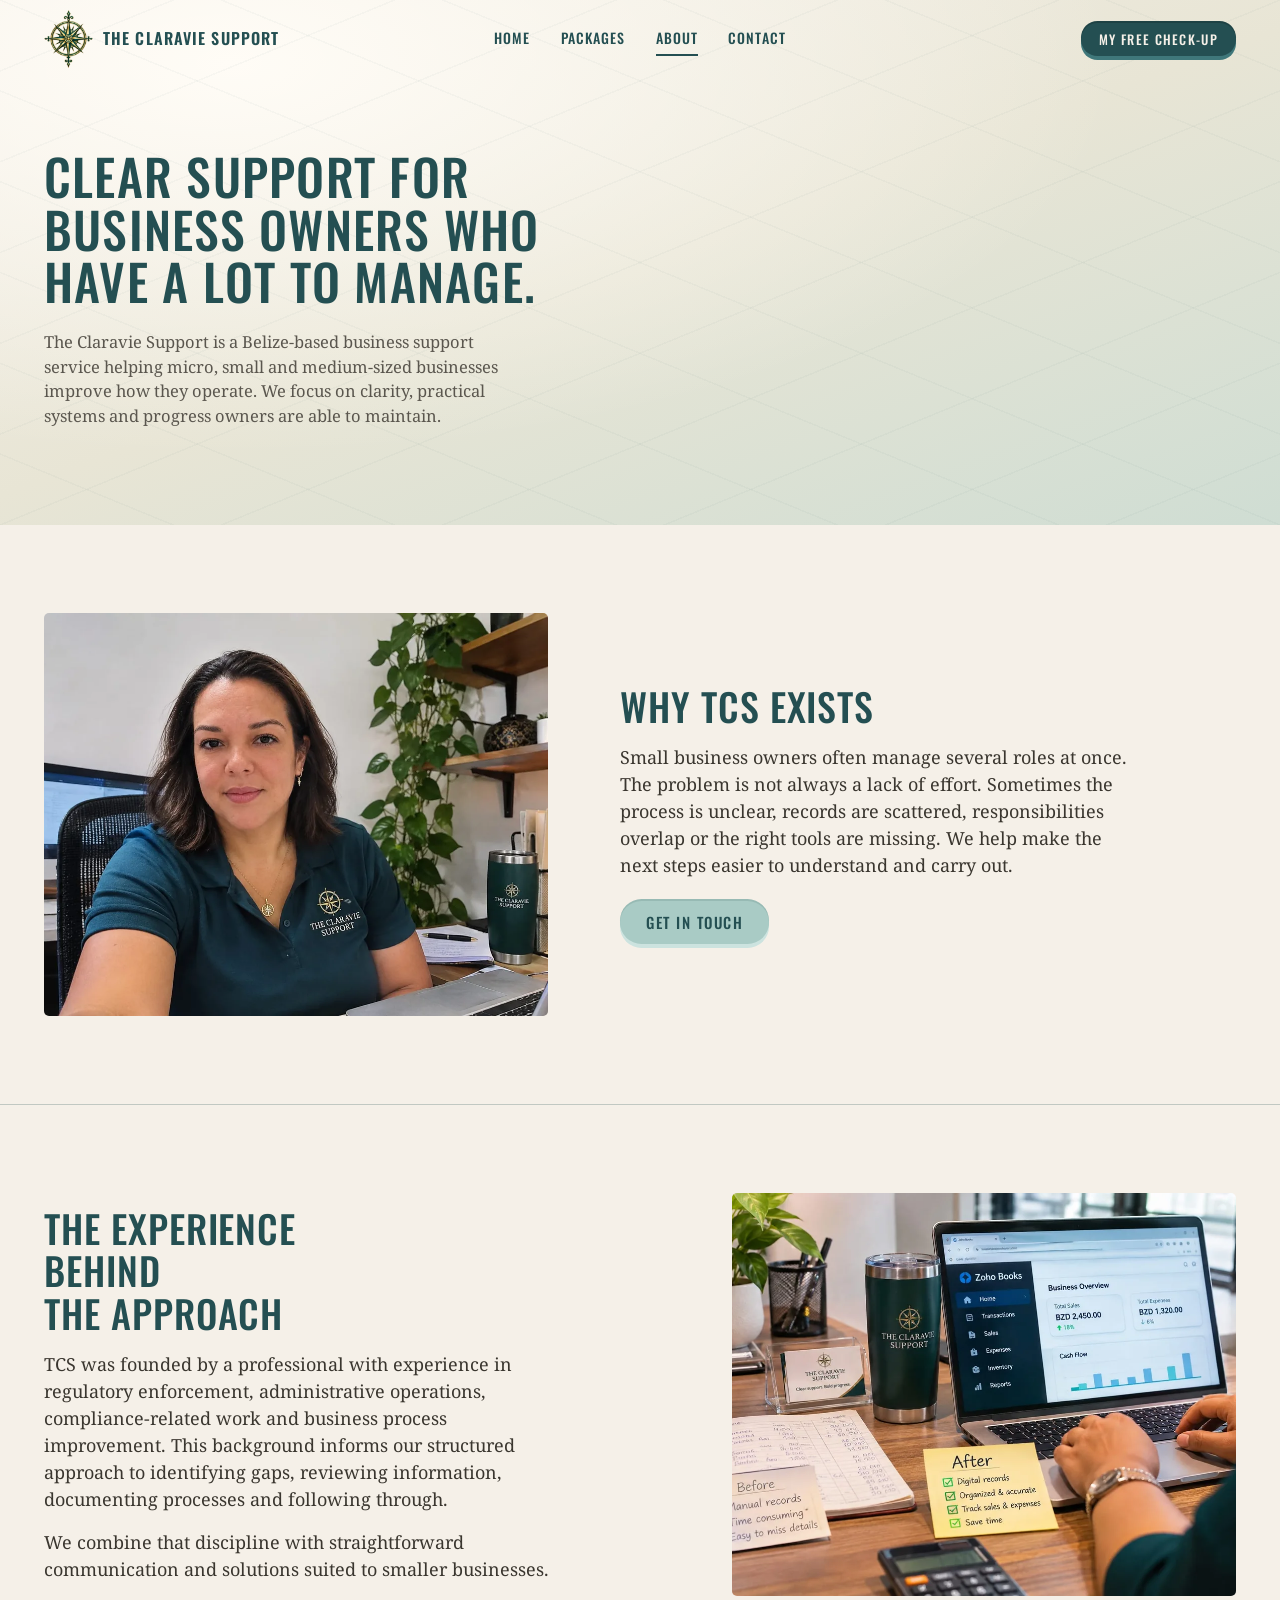
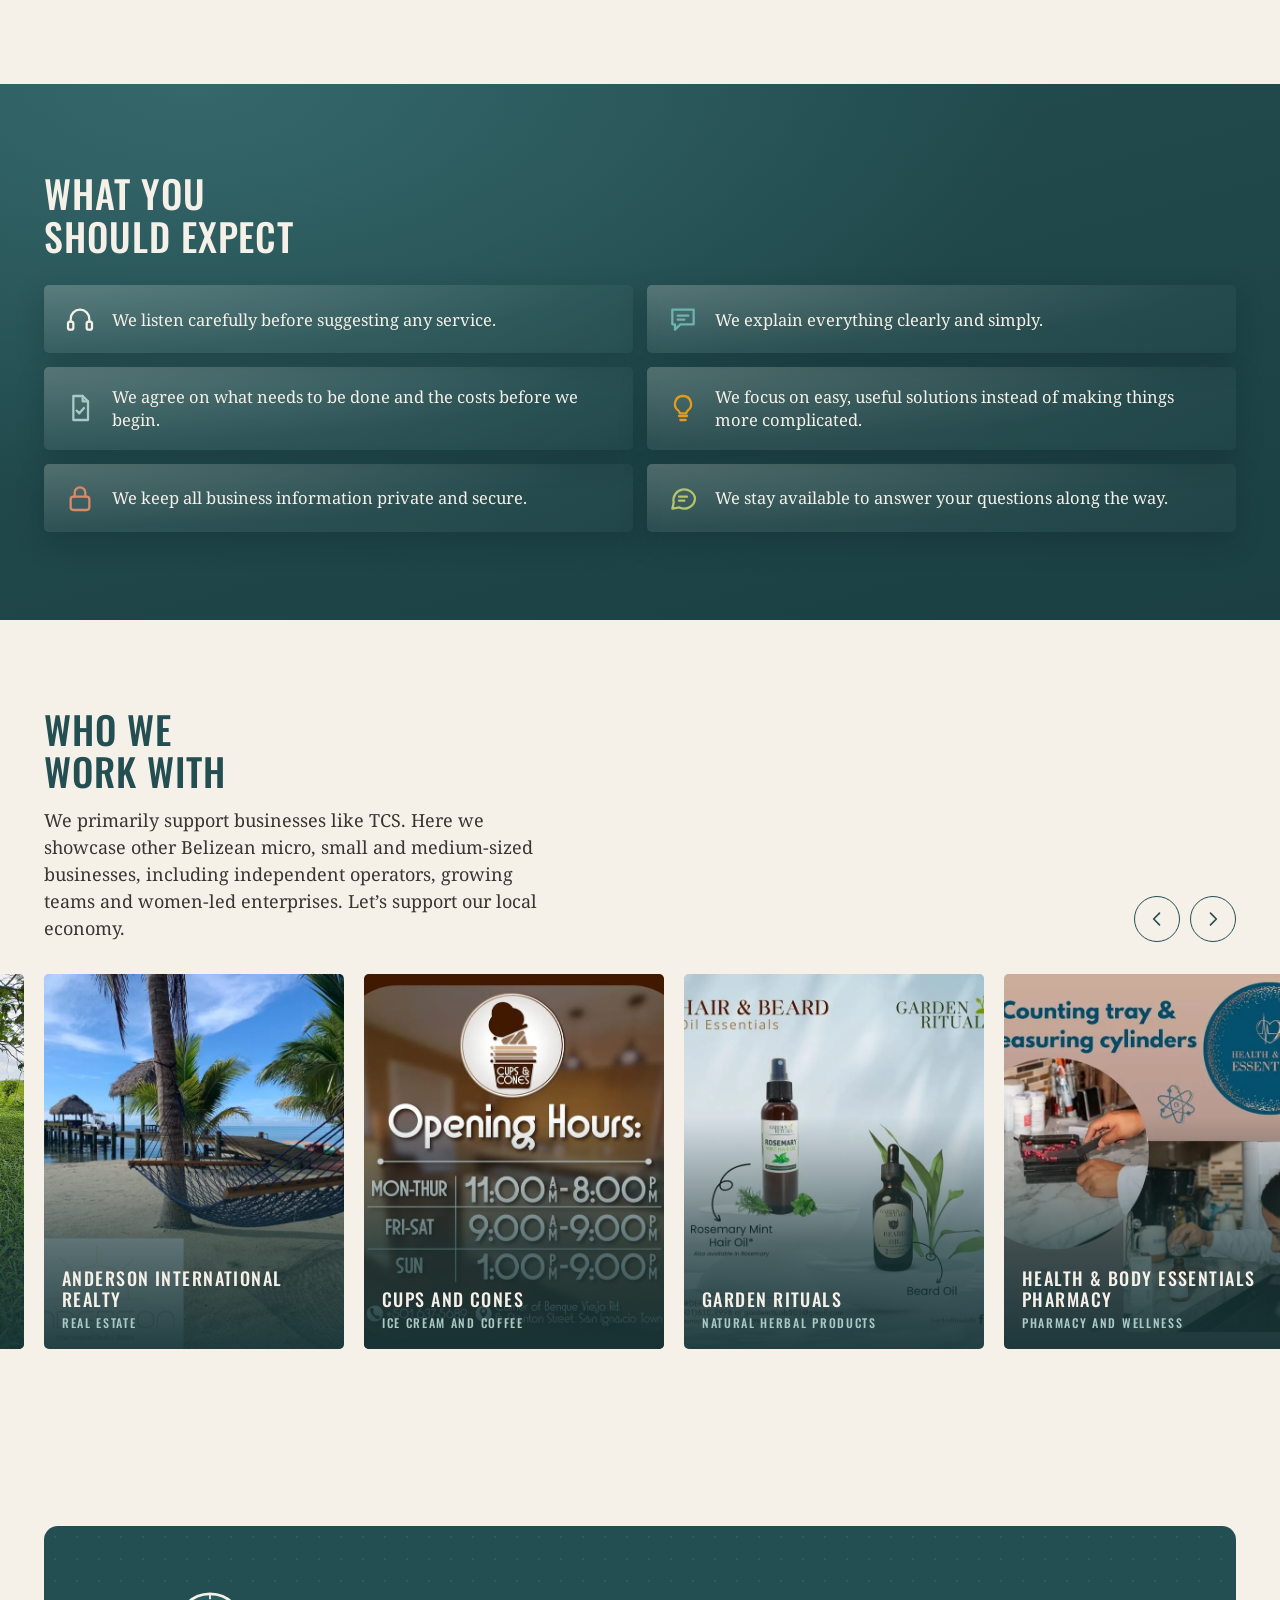
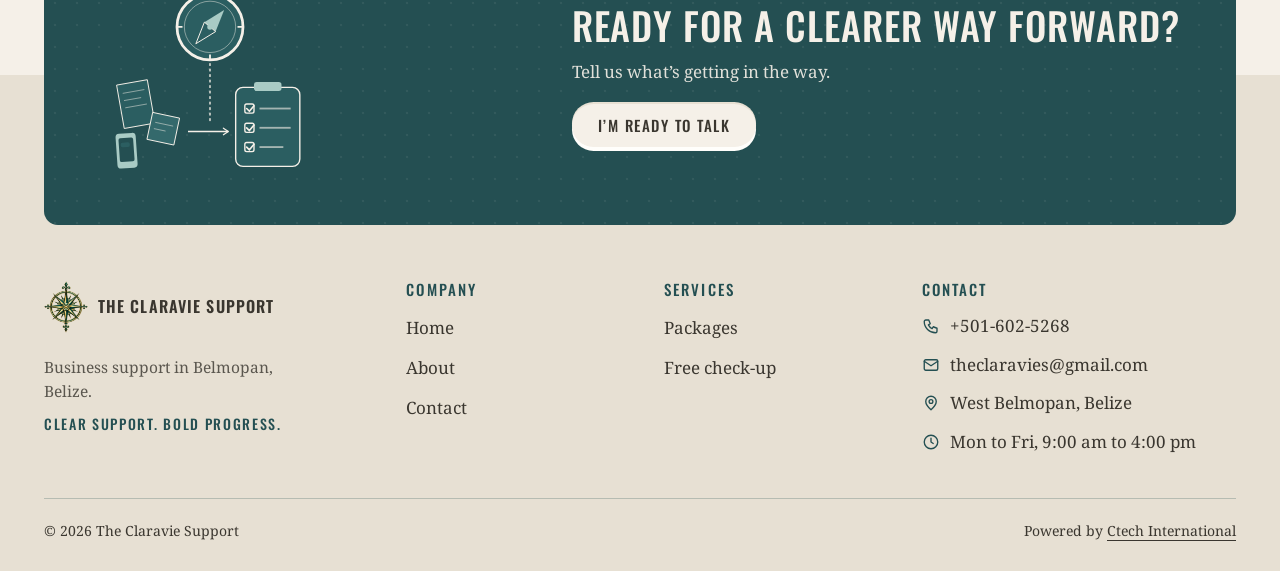
<file: about.html>
<!doctype html>
<html lang="en">
<head>
<meta charset="utf-8">
<meta name="viewport" content="width=device-width, initial-scale=1, viewport-fit=cover">
<title>About | The Claravie Support</title>
<meta name="description" content="The Claravie Support is a Belize-based business support service helping micro, small and medium-sized businesses improve how they operate.">
<link rel="canonical" href="https://claraviesupport.com/about.html">
<meta name="robots" content="index, follow, max-image-preview:large">
<meta name="theme-color" content="#F5F0E8">
<meta property="og:type" content="website">
<meta property="og:url" content="https://claraviesupport.com/about.html">
<meta property="og:site_name" content="The Claravie Support">
<meta property="og:title" content="About | The Claravie Support">
<meta property="og:description" content="The Claravie Support is a Belize-based business support service helping micro, small and medium-sized businesses improve how they operate.">
<meta property="og:image" content="https://claraviesupport.com/assets/og-image.jpg">
<meta property="og:image:type" content="image/jpeg">
<meta property="og:image:width" content="1200">
<meta property="og:image:height" content="630">
<meta property="og:image:alt" content="The Claravie Support, business support in Belize">
<meta name="twitter:card" content="summary_large_image">
<meta name="twitter:title" content="About | The Claravie Support">
<meta name="twitter:description" content="The Claravie Support is a Belize-based business support service helping micro, small and medium-sized businesses improve how they operate.">
<meta name="twitter:image" content="https://claraviesupport.com/assets/og-image.jpg">
<meta name="twitter:image:alt" content="The Claravie Support, business support in Belize">
<link rel="icon" href="/favicon.ico" sizes="48x48">
<link rel="icon" href="/assets/icons/icon-32.png" type="image/png" sizes="32x32">
<link rel="apple-touch-icon" href="/assets/icons/apple-touch-icon.png">
<link rel="manifest" href="/site.webmanifest">
<link rel="preconnect" href="https://fonts.googleapis.com">
<link rel="preconnect" href="https://fonts.gstatic.com" crossorigin>
<link rel="stylesheet" href="https://fonts.googleapis.com/css2?family=Noto+Serif:ital,wght@0,400;0,600;1,400&family=Oswald:wght@400;500;600&display=swap">
<link rel="stylesheet" href="css/tokens.css">
<link rel="stylesheet" href="css/base.css">
<link rel="stylesheet" href="css/components.css">
<link rel="stylesheet" href="css/hero.css">
<link rel="stylesheet" href="css/about.css">
<script type="application/ld+json">
	{
	 "@context": "https://schema.org",
	 "@graph": [
	  {
	   "@type": "ProfessionalService",
	   "@id": "https://claraviesupport.com/#business",
	   "name": "The Claravie Support",
	   "alternateName": "TCS",
	   "url": "https://claraviesupport.com/",
	   "logo": "https://claraviesupport.com/assets/logo.webp",
	   "image": "https://claraviesupport.com/assets/og-image.jpg",
	   "description": "Belize-based business support service for micro, small and medium-sized businesses, providing flexible business administration, compliance and digital operations support.",
	   "slogan": "Clear support. Bold progress.",
	   "telephone": "+501-602-5268",
	   "email": "theclaravies@gmail.com",
	   "address": {
	    "@type": "PostalAddress",
	    "addressLocality": "Belmopan",
	    "addressCountry": "BZ"
	   },
	   "areaServed": {
	    "@type": "Country",
	    "name": "Belize"
	   },
	   "openingHoursSpecification": [
	    {
	     "@type": "OpeningHoursSpecification",
	     "dayOfWeek": [
	      "Monday",
	      "Tuesday",
	      "Wednesday",
	      "Thursday",
	      "Friday"
	     ],
	     "opens": "09:00",
	     "closes": "16:00"
	    }
	   ],
	   "knowsAbout": [
	    "Business administration",
	    "Compliance and regulatory support",
	    "Digital operations and data",
	    "Inventory and supplier management",
	    "Business process improvement"
	   ]
	  },
	  {
	   "@type": "WebSite",
	   "@id": "https://claraviesupport.com/#website",
	   "url": "https://claraviesupport.com/",
	   "name": "The Claravie Support",
	   "inLanguage": "en",
	   "publisher": {
	    "@id": "https://claraviesupport.com/#business"
	   }
	  },
	  {
	   "@type": "AboutPage",
	   "@id": "https://claraviesupport.com/about.html#webpage",
	   "url": "https://claraviesupport.com/about.html",
	   "name": "About | The Claravie Support",
	   "description": "The Claravie Support is a Belize-based business support service helping micro, small and medium-sized businesses improve how they operate.",
	   "inLanguage": "en",
	   "isPartOf": {
	    "@id": "https://claraviesupport.com/#website"
	   },
	   "about": {
	    "@id": "https://claraviesupport.com/#business"
	   },
	   "primaryImageOfPage": {
	    "@type": "ImageObject",
	    "url": "https://claraviesupport.com/assets/og-image.jpg",
	    "width": 1200,
	    "height": 630
	   },
	   "breadcrumb": {
	    "@id": "https://claraviesupport.com/about.html#breadcrumb"
	   }
	  },
	  {
	   "@type": "BreadcrumbList",
	   "@id": "https://claraviesupport.com/about.html#breadcrumb",
	   "itemListElement": [
	    {
	     "@type": "ListItem",
	     "position": 1,
	     "name": "Home",
	     "item": "https://claraviesupport.com/"
	    },
	    {
	     "@type": "ListItem",
	     "position": 2,
	     "name": "About",
	     "item": "https://claraviesupport.com/about.html"
	    }
	   ]
	  }
	 ]
	}
</script>
</head>
<body>

<svg width="0" height="0" style="position:absolute" aria-hidden="true" focusable="false">
	<symbol id="person" viewBox="0 0 100 100">
		<rect width="100" height="100" fill="#A9CBC5"/>
		<circle cx="50" cy="38" r="17" fill="#F5F0E8"/>
		<path d="M14 100c0-22 16-36 36-36s36 14 36 36z" fill="#F5F0E8"/>
	</symbol>
</svg>

<a class="skip-link" href="#main">Skip to main content</a>

<header class="site-header">
	<div class="container">
		<div class="site-header__bar">
			<a class="logo" href="index.html" aria-label="The Claravie Support, home">
				<img src="assets/logo.webp" width="162" height="192" alt="">
				<span>The Claravie Support</span>
			</a>
			<button class="nav-toggle" type="button" aria-expanded="false" aria-controls="site-nav" aria-label="Open menu">
				<span class="nav-toggle__bars" aria-hidden="true"></span>
			</button>
			<nav class="site-nav" id="site-nav" aria-label="Main">
				<ul>
					<li><a href="index.html">Home</a></li>
					<li><a href="packages.html">Packages</a></li>
					<li><a href="about.html" aria-current="page">About</a></li>
					<li><a href="contact.html">Contact</a></li>
					<li class="nav-cta"><a class="cv-btn cv-btn--sm" href="check-up.html" data-track="checkup_header_click">My Free Check-Up</a></li>
				</ul>
			</nav>
			<a class="cv-btn cv-btn--sm site-cta" href="check-up.html" data-track="checkup_header_click">My Free Check-Up</a>
		</div>
	</div>
</header>

<main id="main">

	<section class="hero hero--page" aria-labelledby="hero-title">
		<div class="container hero__grid">
			<div class="hero__copy">
				<h1 id="hero-title">Clear support for business owners who have a lot to manage.</h1>
				<p class="hero__sub">The Claravie Support is a Belize-based business support service helping micro, small and medium-sized businesses improve how they operate. We focus on clarity, practical systems and progress owners are able to maintain.</p>
			</div>
		</div>
	</section>

	<section class="section why" aria-labelledby="why-title">
		<div class="container why__grid">
			<img class="why__img why__img--photo why__img--owner" src="assets/owner.webp" width="1200" height="800" alt="Tamara Alpuche, founder of The Claravie Support, at her desk" decoding="async">
			<div class="why__copy">
				<h2 id="why-title">Why TCS exists</h2>
				<p>Small business owners often manage several roles at once. The problem is not always a lack of effort. Sometimes the process is unclear, records are scattered, responsibilities overlap or the right tools are missing. We help make the next steps easier to understand and carry out.</p>
				<a class="cv-btn cv-btn--secondary" href="contact.html" data-track="about_touch_click">Get in touch</a>
			</div>
		</div>
	</section>

	<section class="section section--rule why why--flip" aria-labelledby="exp-title">
		<div class="container why__grid">
			<img class="why__img why__img--photo why__img--experience" src="assets/experience.webp" width="1200" height="800" alt="A desk with a handwritten paper ledger marked Before and a laptop showing digital records marked After" loading="lazy" decoding="async">
			<div class="why__copy">
				<h2 id="exp-title">The experience behind the approach</h2>
				<p>TCS was founded by a professional with experience in regulatory enforcement, administrative operations, compliance-related work and business process improvement. This background informs our structured approach to identifying gaps, reviewing information, documenting processes and following through.</p>
				<p>We combine that discipline with straightforward communication and solutions suited to smaller businesses.</p>
			</div>
		</div>
	</section>

	<section class="section section--teal expect" aria-labelledby="expect-title">
		<div class="container expect__grid">
			<h2 id="expect-title">What you should expect</h2>
			<ul class="expect__list">
				<li class="expect__item">
					<span class="expect__icon"><svg viewBox="0 0 24 24" aria-hidden="true"><path d="M5 14v-2a7 7 0 0 1 14 0v2"/><rect x="3" y="14" width="4" height="6" rx="1.5"/><rect x="17" y="14" width="4" height="6" rx="1.5"/></svg></span>
					<p>We listen carefully before suggesting any service.</p>
				</li>
				<li class="expect__item">
					<span class="expect__icon"><svg viewBox="0 0 24 24" aria-hidden="true"><path d="M4 5h16v11H10l-4 4v-4H4z"/><path d="M8 9.5h8M8 12.5h5"/></svg></span>
					<p>We explain everything clearly and simply.</p>
				</li>
				<li class="expect__item">
					<span class="expect__icon"><svg viewBox="0 0 24 24" aria-hidden="true"><path d="M7 3h7l4 4v14H7z"/><path d="M14 3v4h4"/><path d="M9.5 14l2 2 3.5-4"/></svg></span>
					<p>We agree on what needs to be done and the costs before we begin.</p>
				</li>
				<li class="expect__item">
					<span class="expect__icon"><svg viewBox="0 0 24 24" aria-hidden="true"><path d="M9 18h6M10 21h4"/><path d="M12 3a6 6 0 0 0-3.5 10.9c.6.5 1 1.2 1 2.1h5c0-.9.4-1.6 1-2.1A6 6 0 0 0 12 3z"/></svg></span>
					<p>We focus on easy, useful solutions instead of making things more complicated.</p>
				</li>
				<li class="expect__item">
					<span class="expect__icon"><svg viewBox="0 0 24 24" aria-hidden="true"><rect x="5" y="11" width="14" height="10" rx="2"/><path d="M8 11V8a4 4 0 0 1 8 0v3"/></svg></span>
					<p>We keep all business information private and secure.</p>
				</li>
				<li class="expect__item">
					<span class="expect__icon"><svg viewBox="0 0 24 24" aria-hidden="true"><path d="M21 12a8 8 0 0 1-11.6 7.1L4 20l1-4.5A8 8 0 1 1 21 12z"/><path d="M9 11h6M9 14h4"/></svg></span>
					<p>We stay available to answer your questions along the way.</p>
				</li>
			</ul>
		</div>
	</section>

	<section class="section who" aria-labelledby="who-title">
		<div class="container who__intro">
			<div class="who__copy">
				<h2 id="who-title">Who we work with</h2>
				<p>We primarily support businesses like TCS. Here we showcase other Belizean micro, small and medium-sized businesses, including independent operators, growing teams and women-led enterprises. Let&rsquo;s support our local economy.</p>
			</div>
			<div class="who__nav">
				<button class="who__btn" type="button" data-dir="-1" aria-label="Previous businesses"><svg viewBox="0 0 24 24" aria-hidden="true"><path d="M15 5l-7 7 7 7"/></svg></button>
				<button class="who__btn" type="button" data-dir="1" aria-label="Next businesses"><svg viewBox="0 0 24 24" aria-hidden="true"><path d="M9 5l7 7-7 7"/></svg></button>
			</div>
		</div>
		<div class="who__scroller" role="group" aria-label="Businesses we work with, scroll sideways" tabindex="0">
			<figure class="biz">
				<img src="assets/showcase/anderson.webp" width="800" height="800" alt="" loading="lazy" decoding="async" style="--pos: 50% 45%">
				<figcaption><strong>Anderson International Realty</strong><span>Real estate</span></figcaption>
			</figure>
			<figure class="biz">
				<img src="assets/showcase/cups.webp" width="800" height="800" alt="" loading="lazy" decoding="async" style="--pos: 50% 50%">
				<figcaption><strong>Cups and Cones</strong><span>Ice cream and coffee</span></figcaption>
			</figure>
			<figure class="biz">
				<img src="assets/showcase/garden.webp" width="800" height="800" alt="" loading="lazy" decoding="async" style="--pos: 50% 50%">
				<figcaption><strong>Garden Rituals</strong><span>Natural herbal products</span></figcaption>
			</figure>
			<figure class="biz">
				<img src="assets/showcase/health.webp" width="800" height="800" alt="" loading="lazy" decoding="async" style="--pos: 50% 50%">
				<figcaption><strong>Health &amp; Body Essentials Pharmacy</strong><span>Pharmacy and wellness</span></figcaption>
			</figure>
			<figure class="biz">
				<img src="assets/showcase/home.webp" width="800" height="500" alt="" loading="lazy" decoding="async" style="--pos: 88% 50%">
				<figcaption><strong>Home Repair &amp; Construction</strong><span>Repairs and construction</span></figcaption>
			</figure>
			<figure class="biz">
				<img src="assets/showcase/meny.webp" width="800" height="586" alt="" loading="lazy" decoding="async" style="--pos: 40% 50%">
				<figcaption><strong>Meny Handprints</strong><span>Nail artistry</span></figcaption>
			</figure>
			<figure class="biz">
				<img src="assets/showcase/mindshift.webp" width="800" height="779" alt="" loading="lazy" decoding="async" style="--pos: 92% 30%">
				<figcaption><strong>MindShift Consulting</strong><span>Autism support</span></figcaption>
			</figure>
			<figure class="biz biz--logo">
				<img src="assets/showcase/rcv.webp" width="316" height="316" alt="" loading="lazy" decoding="async">
				<figcaption><strong>RCV D. Signs &amp; Creations</strong><span>Digital design</span></figcaption>
			</figure>
			<figure class="biz">
				<img src="assets/showcase/bliss.webp" width="800" height="1067" alt="" loading="lazy" decoding="async" style="--pos: 50% 60%">
				<figcaption><strong>Simply Bliss Edible Arrangements &amp; Cakes</strong><span>Cakes and edible arrangements</span></figcaption>
			</figure>
			<figure class="biz">
				<img src="assets/showcase/lemon.webp" width="800" height="802" alt="" loading="lazy" decoding="async" style="--pos: 50% 50%">
				<figcaption><strong>Sweet Lemon</strong><span>Desserts and bakery</span></figcaption>
			</figure>
			<figure class="biz">
				<img src="assets/showcase/tasty.webp" width="800" height="1067" alt="" loading="lazy" decoding="async" style="--pos: 50% 70%">
				<figcaption><strong>Tasty Chicken Dip</strong><span>Chicken dips and catering</span></figcaption>
			</figure>
			<figure class="biz">
				<img src="assets/showcase/woodland.webp" width="800" height="1067" alt="" loading="lazy" decoding="async" style="--pos: 50% 62%">
				<figcaption><strong>Woodland Nursery</strong><span>Plant nursery</span></figcaption>
			</figure>
		</div>
	</section>

</main>

<footer class="site-footer">
	<div class="footer-top">
		<div class="container">
			<div class="footer-cta">
				<img class="footer-cta__art" src="assets/footer-graphic.svg" width="240" height="230" alt="" loading="lazy" decoding="async">
				<div class="footer-cta__copy">
					<h2>Ready for a clearer way forward?</h2>
					<p>Tell us what&rsquo;s getting in the way.</p>
					<a class="cv-btn cv-btn--cream" href="contact.html" data-track="contact_click_final">I&rsquo;m ready to talk</a>
				</div>
			</div>
		</div>
	</div>
	<div class="footer-main">
		<div class="container">
			<div class="site-footer__grid">
				<div class="site-footer__brand">
					<a class="logo" href="index.html" aria-label="The Claravie Support, home">
						<img src="assets/logo.webp" width="162" height="192" alt="">
						<span>The Claravie Support</span>
					</a>
					<p class="site-footer__about">Business support in Belmopan, Belize.</p>
					<p class="tagline">Clear support. Bold progress.</p>
				</div>
				<nav aria-label="Company">
					<h2>Company</h2>
					<ul>
						<li><a href="index.html">Home</a></li>
						<li><a href="about.html">About</a></li>
						<li><a href="contact.html">Contact</a></li>
					</ul>
				</nav>
				<nav aria-label="Services">
					<h2>Services</h2>
					<ul>
						<li><a href="packages.html">Packages</a></li>
						<li><a href="check-up.html">Free check-up</a></li>
					</ul>
				</nav>
				<div>
					<h2>Contact</h2>
					<address class="footer-contact">
						<a href="tel:+5016025268" data-track="phone_tap"><svg viewBox="0 0 24 24" aria-hidden="true"><path d="M5 4h4l2 5-2.5 1.5a11 11 0 0 0 5 5L15 13l5 2v4a2 2 0 0 1-2 2A15 15 0 0 1 3 6a2 2 0 0 1 2-2z"/></svg><span>+501-602-5268</span></a>
						<a href="mailto:theclaravies@gmail.com"><svg viewBox="0 0 24 24" aria-hidden="true"><rect x="3" y="5" width="18" height="14" rx="2"/><path d="M3 7l9 6 9-6"/></svg><span>theclaravies@gmail.com</span></a>
						<p><svg viewBox="0 0 24 24" aria-hidden="true"><path d="M12 21s7-6.2 7-11a7 7 0 0 0-14 0c0 4.8 7 11 7 11z"/><circle cx="12" cy="10" r="2.5"/></svg><span>West Belmopan, Belize</span></p>
						<p><svg viewBox="0 0 24 24" aria-hidden="true"><circle cx="12" cy="12" r="9"/><path d="M12 7v5l3 2"/></svg><span>Mon to Fri, 9:00 am to 4:00 pm</span></p>
					</address>
				</div>
			</div>
			<div class="site-footer__base">
				<p>&copy; 2026 The Claravie Support</p>
				<p class="site-footer__credit">Powered by <a href="https://ctechintl.com" target="_blank" rel="noopener">Ctech International</a></p>
			</div>
		</div>
	</div>
</footer>

<script src="js/config.js"></script>
<script src="js/main.js"></script>
<script src="js/carousel.js"></script>
</body>
</html>
</file>
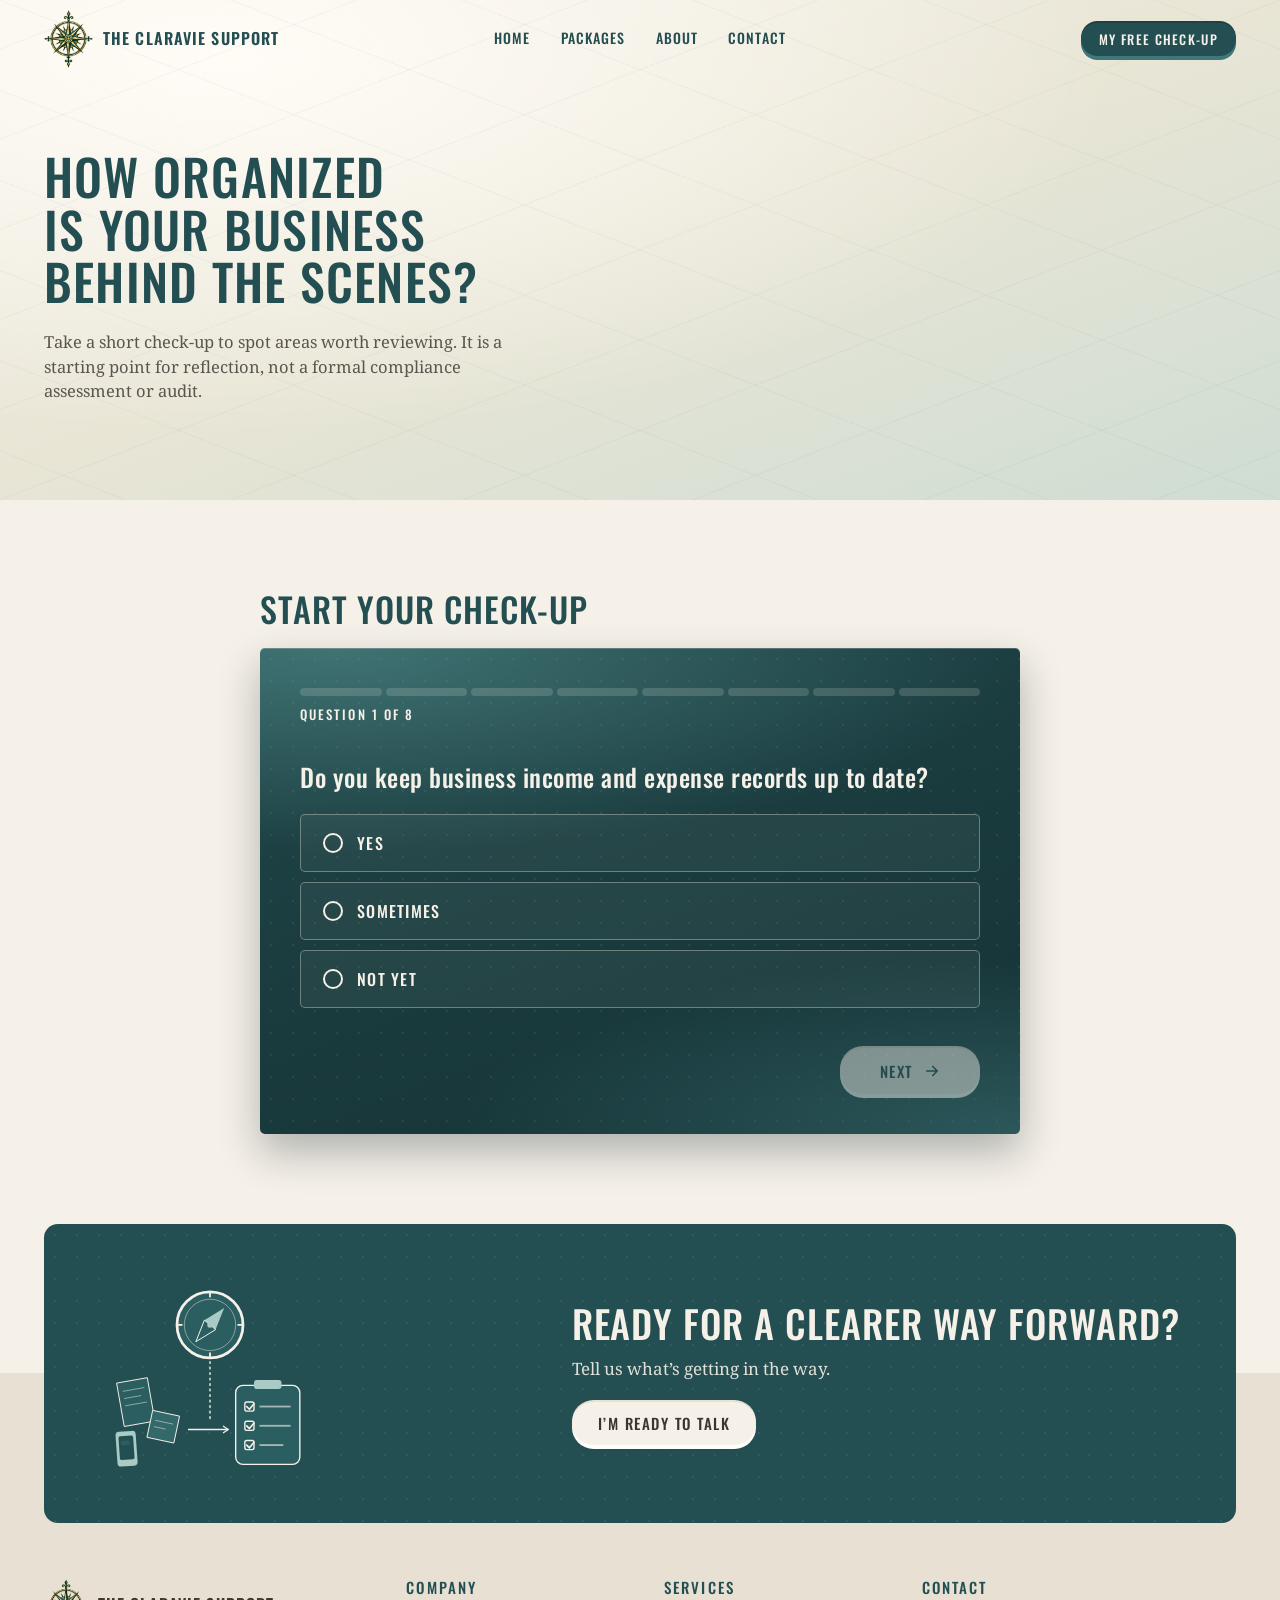
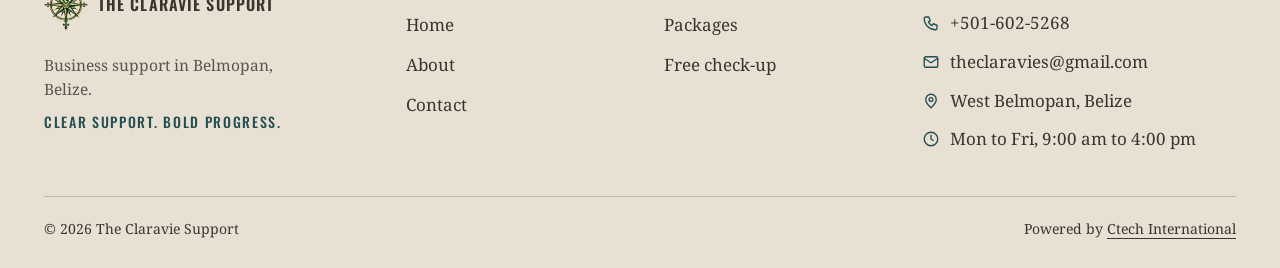
<file: check-up.html>
<!doctype html>
<html lang="en">
<head>
<meta charset="utf-8">
<meta name="viewport" content="width=device-width, initial-scale=1, viewport-fit=cover">
<title>Business Clarity Check | The Claravie Support</title>
<meta name="description" content="Take a short check-up to spot areas of your business worth reviewing. It is a starting point for reflection, not a formal compliance assessment or audit.">
<link rel="canonical" href="https://claraviesupport.com/check-up.html">
<meta name="robots" content="index, follow, max-image-preview:large">
<meta name="theme-color" content="#F5F0E8">
<meta property="og:type" content="website">
<meta property="og:url" content="https://claraviesupport.com/check-up.html">
<meta property="og:site_name" content="The Claravie Support">
<meta property="og:title" content="Business Clarity Check | The Claravie Support">
<meta property="og:description" content="Take a short check-up to spot areas of your business worth reviewing. It is a starting point for reflection, not a formal compliance assessment or audit.">
<meta property="og:image" content="https://claraviesupport.com/assets/og-image.jpg">
<meta property="og:image:type" content="image/jpeg">
<meta property="og:image:width" content="1200">
<meta property="og:image:height" content="630">
<meta property="og:image:alt" content="The Claravie Support, business support in Belize">
<meta name="twitter:card" content="summary_large_image">
<meta name="twitter:title" content="Business Clarity Check | The Claravie Support">
<meta name="twitter:description" content="Take a short check-up to spot areas of your business worth reviewing. It is a starting point for reflection, not a formal compliance assessment or audit.">
<meta name="twitter:image" content="https://claraviesupport.com/assets/og-image.jpg">
<meta name="twitter:image:alt" content="The Claravie Support, business support in Belize">
<link rel="icon" href="/favicon.ico" sizes="48x48">
<link rel="icon" href="/assets/icons/icon-32.png" type="image/png" sizes="32x32">
<link rel="apple-touch-icon" href="/assets/icons/apple-touch-icon.png">
<link rel="manifest" href="/site.webmanifest">
<link rel="preconnect" href="https://fonts.googleapis.com">
<link rel="preconnect" href="https://fonts.gstatic.com" crossorigin>
<link rel="stylesheet" href="https://fonts.googleapis.com/css2?family=Noto+Serif:ital,wght@0,400;0,600;1,400&family=Oswald:wght@400;500;600&display=swap">
<link rel="stylesheet" href="css/tokens.css">
<link rel="stylesheet" href="css/base.css">
<link rel="stylesheet" href="css/components.css">
<link rel="stylesheet" href="css/hero.css">
<link rel="stylesheet" href="css/quiz.css">
<script type="application/ld+json">
	{
	 "@context": "https://schema.org",
	 "@graph": [
	  {
	   "@type": "ProfessionalService",
	   "@id": "https://claraviesupport.com/#business",
	   "name": "The Claravie Support",
	   "alternateName": "TCS",
	   "url": "https://claraviesupport.com/",
	   "logo": "https://claraviesupport.com/assets/logo.webp",
	   "image": "https://claraviesupport.com/assets/og-image.jpg",
	   "description": "Belize-based business support service for micro, small and medium-sized businesses, providing flexible business administration, compliance and digital operations support.",
	   "slogan": "Clear support. Bold progress.",
	   "telephone": "+501-602-5268",
	   "email": "theclaravies@gmail.com",
	   "address": {
	    "@type": "PostalAddress",
	    "addressLocality": "Belmopan",
	    "addressCountry": "BZ"
	   },
	   "areaServed": {
	    "@type": "Country",
	    "name": "Belize"
	   },
	   "openingHoursSpecification": [
	    {
	     "@type": "OpeningHoursSpecification",
	     "dayOfWeek": [
	      "Monday",
	      "Tuesday",
	      "Wednesday",
	      "Thursday",
	      "Friday"
	     ],
	     "opens": "09:00",
	     "closes": "16:00"
	    }
	   ],
	   "knowsAbout": [
	    "Business administration",
	    "Compliance and regulatory support",
	    "Digital operations and data",
	    "Inventory and supplier management",
	    "Business process improvement"
	   ]
	  },
	  {
	   "@type": "WebSite",
	   "@id": "https://claraviesupport.com/#website",
	   "url": "https://claraviesupport.com/",
	   "name": "The Claravie Support",
	   "inLanguage": "en",
	   "publisher": {
	    "@id": "https://claraviesupport.com/#business"
	   }
	  },
	  {
	   "@type": "WebPage",
	   "@id": "https://claraviesupport.com/check-up.html#webpage",
	   "url": "https://claraviesupport.com/check-up.html",
	   "name": "Business Clarity Check | The Claravie Support",
	   "description": "Take a short check-up to spot areas of your business worth reviewing. It is a starting point for reflection, not a formal compliance assessment or audit.",
	   "inLanguage": "en",
	   "isPartOf": {
	    "@id": "https://claraviesupport.com/#website"
	   },
	   "about": {
	    "@id": "https://claraviesupport.com/#business"
	   },
	   "primaryImageOfPage": {
	    "@type": "ImageObject",
	    "url": "https://claraviesupport.com/assets/og-image.jpg",
	    "width": 1200,
	    "height": 630
	   },
	   "breadcrumb": {
	    "@id": "https://claraviesupport.com/check-up.html#breadcrumb"
	   }
	  },
	  {
	   "@type": "BreadcrumbList",
	   "@id": "https://claraviesupport.com/check-up.html#breadcrumb",
	   "itemListElement": [
	    {
	     "@type": "ListItem",
	     "position": 1,
	     "name": "Home",
	     "item": "https://claraviesupport.com/"
	    },
	    {
	     "@type": "ListItem",
	     "position": 2,
	     "name": "Free Business Clarity Check",
	     "item": "https://claraviesupport.com/check-up.html"
	    }
	   ]
	  }
	 ]
	}
</script>
</head>
<body>

<svg width="0" height="0" style="position:absolute" aria-hidden="true" focusable="false">
	<symbol id="person" viewBox="0 0 100 100">
		<rect width="100" height="100" fill="#A9CBC5"/>
		<circle cx="50" cy="38" r="17" fill="#F5F0E8"/>
		<path d="M14 100c0-22 16-36 36-36s36 14 36 36z" fill="#F5F0E8"/>
	</symbol>
</svg>

<a class="skip-link" href="#main">Skip to main content</a>

<header class="site-header">
	<div class="container">
		<div class="site-header__bar">
			<a class="logo" href="index.html" aria-label="The Claravie Support, home">
				<img src="assets/logo.webp" width="162" height="192" alt="">
				<span>The Claravie Support</span>
			</a>
			<button class="nav-toggle" type="button" aria-expanded="false" aria-controls="site-nav" aria-label="Open menu">
				<span class="nav-toggle__bars" aria-hidden="true"></span>
			</button>
			<nav class="site-nav" id="site-nav" aria-label="Main">
				<ul>
					<li><a href="index.html">Home</a></li>
					<li><a href="packages.html">Packages</a></li>
					<li><a href="about.html">About</a></li>
					<li><a href="contact.html">Contact</a></li>
					<li class="nav-cta"><a class="cv-btn cv-btn--sm" href="check-up.html" data-track="checkup_header_click">My Free Check-Up</a></li>
				</ul>
			</nav>
			<a class="cv-btn cv-btn--sm site-cta" href="check-up.html" data-track="checkup_header_click">My Free Check-Up</a>
		</div>
	</div>
</header>

<main id="main">

	<section class="hero hero--page" aria-labelledby="hero-title">
		<div class="container hero__grid">
			<div class="hero__copy">
				<h1 id="hero-title">How organized is your business behind the scenes?</h1>
				<p class="hero__sub">Take a short check-up to spot areas worth reviewing. It is a starting point for reflection, not a formal compliance assessment or audit.</p>
			</div>
		</div>
	</section>

	<section class="section quiz" aria-labelledby="quiz-title">
		<div class="container">
			<h2 class="quiz__title" id="quiz-title">Start your check-up</h2>
			<form class="quiz__panel" id="quiz" novalidate>
				<div class="quiz__top">
					<div class="quiz__bar" role="progressbar" aria-label="Check-up progress" aria-valuemin="0" aria-valuemax="8" aria-valuenow="0"><span></span><span></span><span></span><span></span><span></span><span></span><span></span><span></span></div>
					<div class="quiz__meta">
						<p class="quiz__count" aria-live="polite">Question <span data-current>1</span> of 8</p>
						<p class="quiz__percent" aria-hidden="true" hidden>
							<span class="quiz__pct-now"><span data-pct-now>0</span>%</span>
							<span class="quiz__pct-next"><svg viewBox="0 0 24 24"><path d="M5 12h14M13 6l6 6-6 6"/></svg><span><span data-pct-next>13</span>%</span></span>
						</p>
					</div>
				</div>
				<div class="quiz__stage">
					<fieldset class="quiz__step" data-label="Income and expense records">
						<legend tabindex="-1">Do you keep business income and expense records up to date?</legend>
						<div class="quiz__options">
							<input type="radio" name="q1" id="q1-yes" value="yes">
							<label for="q1-yes">Yes</label>
							<input type="radio" name="q1" id="q1-sometimes" value="sometimes">
							<label for="q1-sometimes">Sometimes</label>
							<input type="radio" name="q1" id="q1-no" value="no">
							<label for="q1-no">Not yet</label>
						</div>
					</fieldset>
					<fieldset class="quiz__step" data-label="Finding important documents" hidden>
						<legend tabindex="-1">Do you know where to find important business documents when needed?</legend>
						<div class="quiz__options">
							<input type="radio" name="q2" id="q2-yes" value="yes">
							<label for="q2-yes">Yes</label>
							<input type="radio" name="q2" id="q2-sometimes" value="sometimes">
							<label for="q2-sometimes">Sometimes</label>
							<input type="radio" name="q2" id="q2-no" value="no">
							<label for="q2-no">Not yet</label>
						</div>
					</fieldset>
					<fieldset class="quiz__step" data-label="Payments and bills" hidden>
						<legend tabindex="-1">Do you have a routine for checking outstanding payments and bills?</legend>
						<div class="quiz__options">
							<input type="radio" name="q3" id="q3-yes" value="yes">
							<label for="q3-yes">Yes</label>
							<input type="radio" name="q3" id="q3-sometimes" value="sometimes">
							<label for="q3-sometimes">Sometimes</label>
							<input type="radio" name="q3" id="q3-no" value="no">
							<label for="q3-no">Not yet</label>
						</div>
					</fieldset>
					<fieldset class="quiz__step" data-label="Deadlines" hidden>
						<legend tabindex="-1">Do you track relevant filing, renewal and payment deadlines?</legend>
						<div class="quiz__options">
							<input type="radio" name="q4" id="q4-yes" value="yes">
							<label for="q4-yes">Yes</label>
							<input type="radio" name="q4" id="q4-sometimes" value="sometimes">
							<label for="q4-sometimes">Sometimes</label>
							<input type="radio" name="q4" id="q4-no" value="no">
							<label for="q4-no">Not yet</label>
						</div>
					</fieldset>
					<fieldset class="quiz__step" data-label="Daily tasks and responsibilities" hidden>
						<legend tabindex="-1">Are your daily tasks and responsibilities clear?</legend>
						<div class="quiz__options">
							<input type="radio" name="q5" id="q5-yes" value="yes">
							<label for="q5-yes">Yes</label>
							<input type="radio" name="q5" id="q5-sometimes" value="sometimes">
							<label for="q5-sometimes">Sometimes</label>
							<input type="radio" name="q5" id="q5-no" value="no">
							<label for="q5-no">Not yet</label>
						</div>
					</fieldset>
					<fieldset class="quiz__step" data-label="Inventory tracking" hidden>
						<legend tabindex="-1">Do you have a consistent way to track inventory, where applicable?</legend>
						<div class="quiz__options">
							<input type="radio" name="q6" id="q6-yes" value="yes">
							<label for="q6-yes">Yes</label>
							<input type="radio" name="q6" id="q6-sometimes" value="sometimes">
							<label for="q6-sometimes">Sometimes</label>
							<input type="radio" name="q6" id="q6-no" value="no">
							<label for="q6-no">Not yet</label>
							<input type="radio" name="q6" id="q6-na" value="na">
							<label for="q6-na">Not applicable</label>
						</div>
					</fieldset>
					<fieldset class="quiz__step" data-label="File backups and access" hidden>
						<legend tabindex="-1">Are your business files backed up and accessible to authorized people?</legend>
						<div class="quiz__options">
							<input type="radio" name="q7" id="q7-yes" value="yes">
							<label for="q7-yes">Yes</label>
							<input type="radio" name="q7" id="q7-sometimes" value="sometimes">
							<label for="q7-sometimes">Sometimes</label>
							<input type="radio" name="q7" id="q7-no" value="no">
							<label for="q7-no">Not yet</label>
						</div>
					</fieldset>
					<fieldset class="quiz__step" data-label="Reviewing what works" hidden>
						<legend tabindex="-1">Do you review what is working and what needs improvement?</legend>
						<div class="quiz__options">
							<input type="radio" name="q8" id="q8-yes" value="yes">
							<label for="q8-yes">Yes</label>
							<input type="radio" name="q8" id="q8-sometimes" value="sometimes">
							<label for="q8-sometimes">Sometimes</label>
							<input type="radio" name="q8" id="q8-no" value="no">
							<label for="q8-no">Not yet</label>
						</div>
					</fieldset>
				</div>
				<div class="quiz__nav">
					<button class="cv-btn cv-btn--sm quiz__back" type="button" hidden><svg class="quiz__arrow" viewBox="0 0 24 24" aria-hidden="true"><path d="M19 12H5M11 6l-6 6 6 6"/></svg><span>Back</span></button>
					<button class="cv-btn cv-btn--cream quiz__next" type="submit" disabled><span>Next</span><svg class="quiz__arrow" viewBox="0 0 24 24" aria-hidden="true"><path d="M5 12h14M13 6l6 6-6 6"/></svg></button>
				</div>
				<div class="quiz__loading" hidden>
					<p class="quiz__loading-text">Reading your answers</p>
					<div class="quiz__meter"><span></span></div>
					<ul class="quiz__skeleton" aria-hidden="true"><li></li><li></li><li></li><li></li></ul>
				</div>
				<div class="quiz__results" hidden tabindex="-1">
					<div class="quiz__score">
						<svg class="quiz__ring" viewBox="0 0 120 120" aria-hidden="true">
							<circle class="quiz__ring-track" cx="60" cy="60" r="52"/>
							<circle class="quiz__ring-fill" cx="60" cy="60" r="52"/>
						</svg>
						<p class="quiz__score-num"><strong data-score>0</strong><span data-of>of 8</span></p>
					</div>
					<h3 class="quiz__headline"></h3>
					<p class="quiz__lead"></p>
					<ul class="quiz__groups"></ul>
					<div class="quiz__actions">
						<a class="cv-btn cv-btn--cream" href="contact.html" data-track="checkup_book_click">Book my free call</a>
						<button class="cv-btn cv-btn--secondary" type="button" data-restart>Start again</button>
					</div>
					<p class="quiz__note">This check-up is a starting point for reflection, not a formal compliance assessment or audit.</p>
				</div>
			</form>
		</div>
	</section>

</main>

<footer class="site-footer">
	<div class="footer-top">
		<div class="container">
			<div class="footer-cta">
				<img class="footer-cta__art" src="assets/footer-graphic.svg" width="240" height="230" alt="" loading="lazy" decoding="async">
				<div class="footer-cta__copy">
					<h2>Ready for a clearer way forward?</h2>
					<p>Tell us what&rsquo;s getting in the way.</p>
					<a class="cv-btn cv-btn--cream" href="contact.html" data-track="contact_click_final">I&rsquo;m ready to talk</a>
				</div>
			</div>
		</div>
	</div>
	<div class="footer-main">
		<div class="container">
			<div class="site-footer__grid">
				<div class="site-footer__brand">
					<a class="logo" href="index.html" aria-label="The Claravie Support, home">
						<img src="assets/logo.webp" width="162" height="192" alt="">
						<span>The Claravie Support</span>
					</a>
					<p class="site-footer__about">Business support in Belmopan, Belize.</p>
					<p class="tagline">Clear support. Bold progress.</p>
				</div>
				<nav aria-label="Company">
					<h2>Company</h2>
					<ul>
						<li><a href="index.html">Home</a></li>
						<li><a href="about.html">About</a></li>
						<li><a href="contact.html">Contact</a></li>
					</ul>
				</nav>
				<nav aria-label="Services">
					<h2>Services</h2>
					<ul>
						<li><a href="packages.html">Packages</a></li>
						<li><a href="check-up.html">Free check-up</a></li>
					</ul>
				</nav>
				<div>
					<h2>Contact</h2>
					<address class="footer-contact">
						<a href="tel:+5016025268" data-track="phone_tap"><svg viewBox="0 0 24 24" aria-hidden="true"><path d="M5 4h4l2 5-2.5 1.5a11 11 0 0 0 5 5L15 13l5 2v4a2 2 0 0 1-2 2A15 15 0 0 1 3 6a2 2 0 0 1 2-2z"/></svg><span>+501-602-5268</span></a>
						<a href="mailto:theclaravies@gmail.com"><svg viewBox="0 0 24 24" aria-hidden="true"><rect x="3" y="5" width="18" height="14" rx="2"/><path d="M3 7l9 6 9-6"/></svg><span>theclaravies@gmail.com</span></a>
						<p><svg viewBox="0 0 24 24" aria-hidden="true"><path d="M12 21s7-6.2 7-11a7 7 0 0 0-14 0c0 4.8 7 11 7 11z"/><circle cx="12" cy="10" r="2.5"/></svg><span>West Belmopan, Belize</span></p>
						<p><svg viewBox="0 0 24 24" aria-hidden="true"><circle cx="12" cy="12" r="9"/><path d="M12 7v5l3 2"/></svg><span>Mon to Fri, 9:00 am to 4:00 pm</span></p>
					</address>
				</div>
			</div>
			<div class="site-footer__base">
				<p>&copy; 2026 The Claravie Support</p>
				<p class="site-footer__credit">Powered by <a href="https://ctechintl.com" target="_blank" rel="noopener">Ctech International</a></p>
			</div>
		</div>
	</div>
</footer>

<script src="js/config.js"></script>
<script src="js/main.js"></script>
<script src="js/quiz.js"></script>
</body>
</html>
</file>
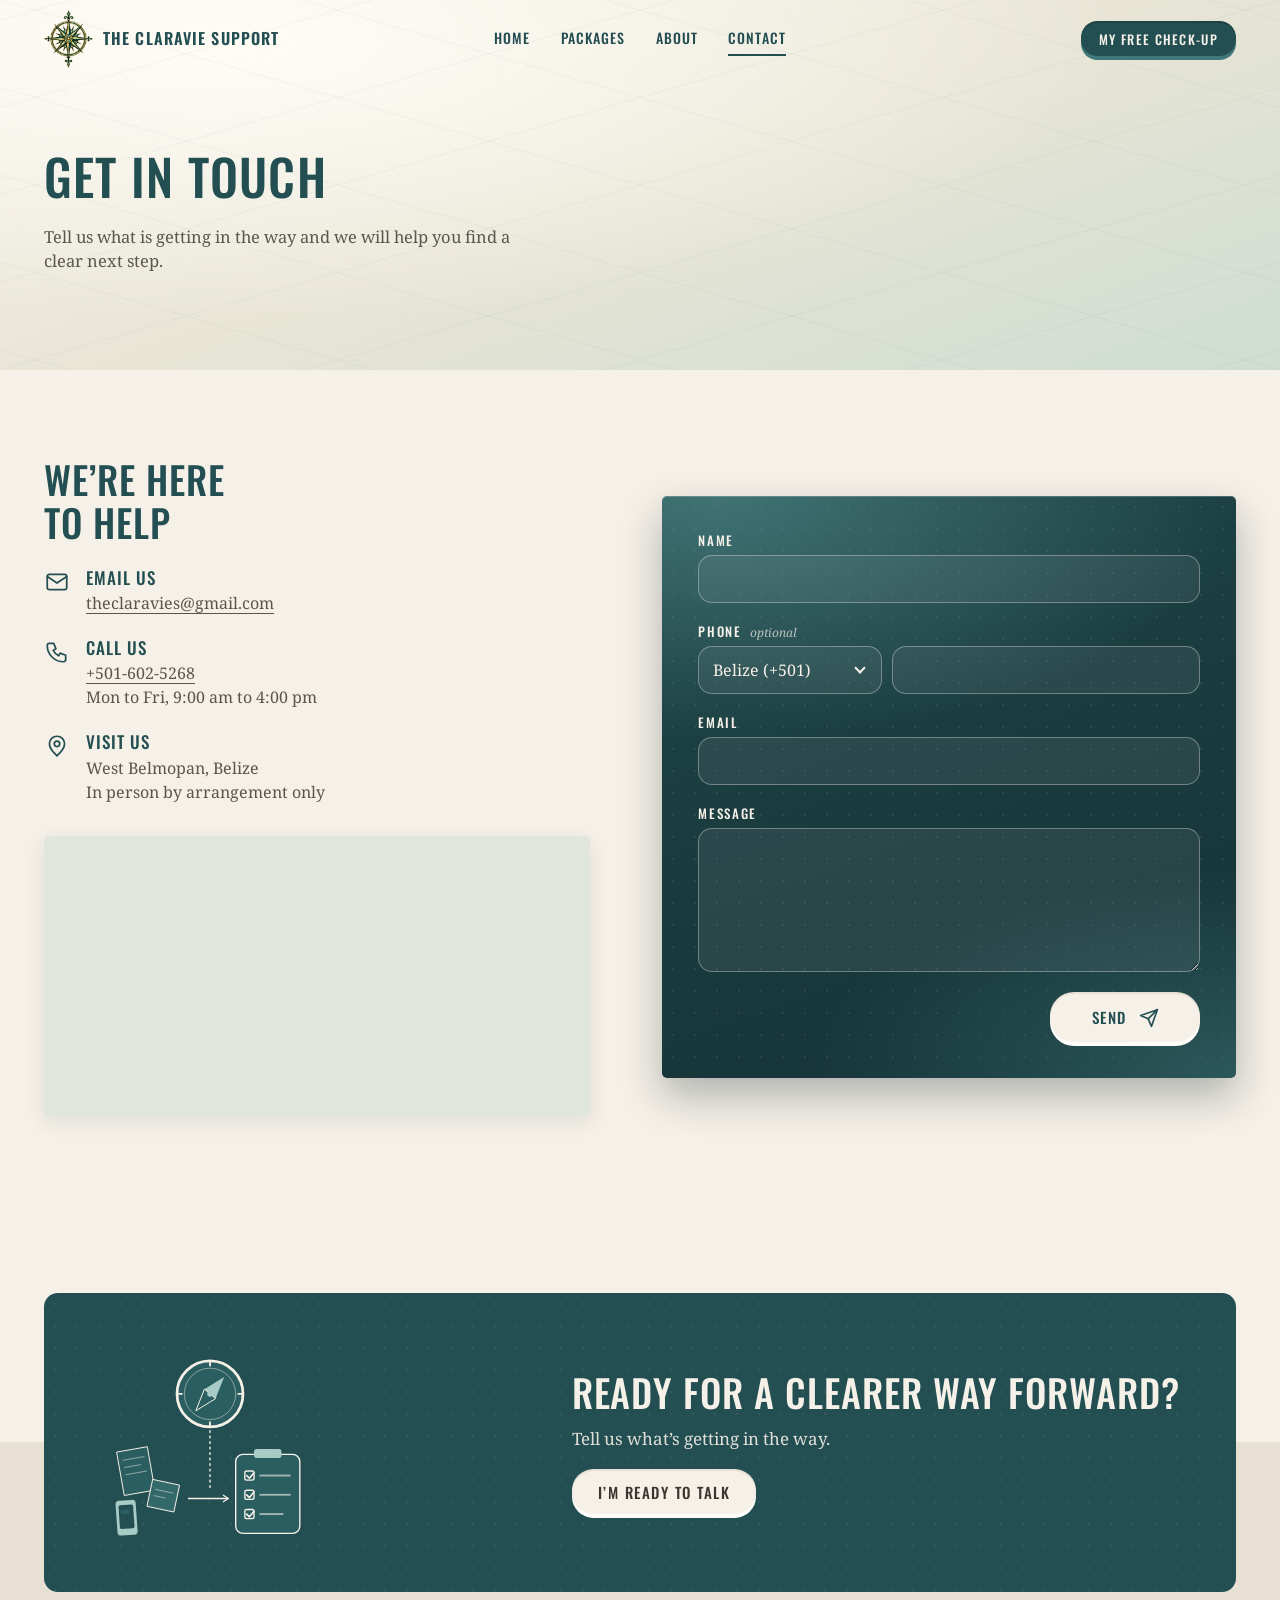
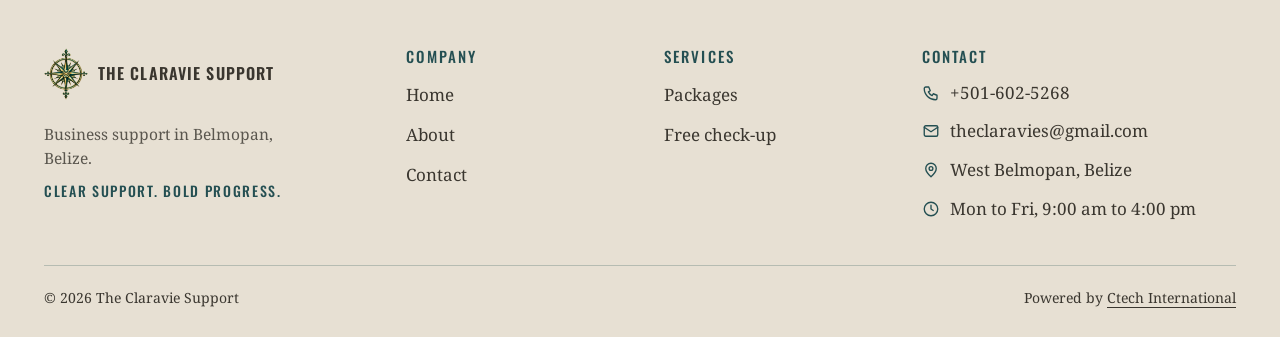
<file: contact.html>
<!doctype html>
<html lang="en">
<head>
<meta charset="utf-8">
<meta name="viewport" content="width=device-width, initial-scale=1, viewport-fit=cover">
<title>Contact | The Claravie Support</title>
<meta name="description" content="Contact The Claravie Support in Belmopan, Belize. Send a message, call or email.">
<link rel="canonical" href="https://claraviesupport.com/contact.html">
<meta name="robots" content="index, follow, max-image-preview:large">
<meta name="theme-color" content="#F5F0E8">
<meta property="og:type" content="website">
<meta property="og:url" content="https://claraviesupport.com/contact.html">
<meta property="og:site_name" content="The Claravie Support">
<meta property="og:title" content="Contact | The Claravie Support">
<meta property="og:description" content="Contact The Claravie Support in Belmopan, Belize. Send a message, call or email.">
<meta property="og:image" content="https://claraviesupport.com/assets/og-image.jpg">
<meta property="og:image:type" content="image/jpeg">
<meta property="og:image:width" content="1200">
<meta property="og:image:height" content="630">
<meta property="og:image:alt" content="The Claravie Support, business support in Belize">
<meta name="twitter:card" content="summary_large_image">
<meta name="twitter:title" content="Contact | The Claravie Support">
<meta name="twitter:description" content="Contact The Claravie Support in Belmopan, Belize. Send a message, call or email.">
<meta name="twitter:image" content="https://claraviesupport.com/assets/og-image.jpg">
<meta name="twitter:image:alt" content="The Claravie Support, business support in Belize">
<link rel="icon" href="/favicon.ico" sizes="48x48">
<link rel="icon" href="/assets/icons/icon-32.png" type="image/png" sizes="32x32">
<link rel="apple-touch-icon" href="/assets/icons/apple-touch-icon.png">
<link rel="manifest" href="/site.webmanifest">
<link rel="preconnect" href="https://fonts.googleapis.com">
<link rel="preconnect" href="https://fonts.gstatic.com" crossorigin>
<link rel="stylesheet" href="https://fonts.googleapis.com/css2?family=Noto+Serif:ital,wght@0,400;0,600;1,400&family=Oswald:wght@400;500;600&display=swap">
<link rel="stylesheet" href="css/tokens.css">
<link rel="stylesheet" href="css/base.css">
<link rel="stylesheet" href="css/components.css">
<link rel="stylesheet" href="css/hero.css">
<link rel="stylesheet" href="css/contact.css">
<script type="application/ld+json">
	{
	 "@context": "https://schema.org",
	 "@graph": [
	  {
	   "@type": "ProfessionalService",
	   "@id": "https://claraviesupport.com/#business",
	   "name": "The Claravie Support",
	   "alternateName": "TCS",
	   "url": "https://claraviesupport.com/",
	   "logo": "https://claraviesupport.com/assets/logo.webp",
	   "image": "https://claraviesupport.com/assets/og-image.jpg",
	   "description": "Belize-based business support service for micro, small and medium-sized businesses, providing flexible business administration, compliance and digital operations support.",
	   "slogan": "Clear support. Bold progress.",
	   "telephone": "+501-602-5268",
	   "email": "theclaravies@gmail.com",
	   "address": {
	    "@type": "PostalAddress",
	    "addressLocality": "Belmopan",
	    "addressCountry": "BZ"
	   },
	   "areaServed": {
	    "@type": "Country",
	    "name": "Belize"
	   },
	   "openingHoursSpecification": [
	    {
	     "@type": "OpeningHoursSpecification",
	     "dayOfWeek": [
	      "Monday",
	      "Tuesday",
	      "Wednesday",
	      "Thursday",
	      "Friday"
	     ],
	     "opens": "09:00",
	     "closes": "16:00"
	    }
	   ],
	   "knowsAbout": [
	    "Business administration",
	    "Compliance and regulatory support",
	    "Digital operations and data",
	    "Inventory and supplier management",
	    "Business process improvement"
	   ]
	  },
	  {
	   "@type": "WebSite",
	   "@id": "https://claraviesupport.com/#website",
	   "url": "https://claraviesupport.com/",
	   "name": "The Claravie Support",
	   "inLanguage": "en",
	   "publisher": {
	    "@id": "https://claraviesupport.com/#business"
	   }
	  },
	  {
	   "@type": "ContactPage",
	   "@id": "https://claraviesupport.com/contact.html#webpage",
	   "url": "https://claraviesupport.com/contact.html",
	   "name": "Contact | The Claravie Support",
	   "description": "Contact The Claravie Support in Belmopan, Belize. Send a message, call or email.",
	   "inLanguage": "en",
	   "isPartOf": {
	    "@id": "https://claraviesupport.com/#website"
	   },
	   "about": {
	    "@id": "https://claraviesupport.com/#business"
	   },
	   "primaryImageOfPage": {
	    "@type": "ImageObject",
	    "url": "https://claraviesupport.com/assets/og-image.jpg",
	    "width": 1200,
	    "height": 630
	   },
	   "breadcrumb": {
	    "@id": "https://claraviesupport.com/contact.html#breadcrumb"
	   }
	  },
	  {
	   "@type": "BreadcrumbList",
	   "@id": "https://claraviesupport.com/contact.html#breadcrumb",
	   "itemListElement": [
	    {
	     "@type": "ListItem",
	     "position": 1,
	     "name": "Home",
	     "item": "https://claraviesupport.com/"
	    },
	    {
	     "@type": "ListItem",
	     "position": 2,
	     "name": "Contact",
	     "item": "https://claraviesupport.com/contact.html"
	    }
	   ]
	  }
	 ]
	}
</script>
</head>
<body>

<svg width="0" height="0" style="position:absolute" aria-hidden="true" focusable="false">
	<symbol id="person" viewBox="0 0 100 100">
		<rect width="100" height="100" fill="#A9CBC5"/>
		<circle cx="50" cy="38" r="17" fill="#F5F0E8"/>
		<path d="M14 100c0-22 16-36 36-36s36 14 36 36z" fill="#F5F0E8"/>
	</symbol>
</svg>

<a class="skip-link" href="#main">Skip to main content</a>

<header class="site-header">
	<div class="container">
		<div class="site-header__bar">
			<a class="logo" href="index.html" aria-label="The Claravie Support, home">
				<img src="assets/logo.webp" width="162" height="192" alt="">
				<span>The Claravie Support</span>
			</a>
			<button class="nav-toggle" type="button" aria-expanded="false" aria-controls="site-nav" aria-label="Open menu">
				<span class="nav-toggle__bars" aria-hidden="true"></span>
			</button>
			<nav class="site-nav" id="site-nav" aria-label="Main">
				<ul>
					<li><a href="index.html">Home</a></li>
					<li><a href="packages.html">Packages</a></li>
					<li><a href="about.html">About</a></li>
					<li><a href="contact.html" aria-current="page">Contact</a></li>
					<li class="nav-cta"><a class="cv-btn cv-btn--sm" href="check-up.html" data-track="checkup_header_click">My Free Check-Up</a></li>
				</ul>
			</nav>
			<a class="cv-btn cv-btn--sm site-cta" href="check-up.html" data-track="checkup_header_click">My Free Check-Up</a>
		</div>
	</div>
</header>

<main id="main">

	<section class="hero hero--page" aria-labelledby="hero-title">
		<div class="container hero__grid">
			<div class="hero__copy">
				<h1 id="hero-title">Get in touch</h1>
				<p class="hero__sub">Tell us what is getting in the way and we will help you find a clear next step.</p>
			</div>
		</div>
	</section>

	<section class="section contact" aria-labelledby="contact-title">
		<div class="container contact__grid">
			<div class="contact__intro">
				<h2 id="contact-title">We&rsquo;re here to help</h2>
				<ul class="contact__list">
					<li>
						<svg class="contact__icon" viewBox="0 0 24 24" aria-hidden="true"><rect x="3" y="5" width="18" height="14" rx="2"/><path d="M3 7l9 6 9-6"/></svg>
						<div>
							<h3>Email us</h3>
							<p><a href="mailto:theclaravies@gmail.com">theclaravies@gmail.com</a></p>
						</div>
					</li>
					<li>
						<svg class="contact__icon" viewBox="0 0 24 24" aria-hidden="true"><path d="M5 4h4l2 5-2.5 1.5a11 11 0 0 0 5 5L15 13l5 2v4a2 2 0 0 1-2 2A15 15 0 0 1 3 6a2 2 0 0 1 2-2z"/></svg>
						<div>
							<h3>Call us</h3>
							<p><a href="tel:+5016025268" data-track="phone_tap">+501-602-5268</a></p>
							<p>Mon to Fri, 9:00 am to 4:00 pm</p>
						</div>
					</li>
					<li>
						<svg class="contact__icon" viewBox="0 0 24 24" aria-hidden="true"><path d="M12 21s7-6.2 7-11a7 7 0 0 0-14 0c0 4.8 7 11 7 11z"/><circle cx="12" cy="10" r="2.5"/></svg>
						<div>
							<h3>Visit us</h3>
							<p>West Belmopan, Belize</p>
							<p>In person by arrangement only</p>
						</div>
					</li>
				</ul>
			</div>

			<div class="contact__form">
				<form class="cform" id="contact-form" novalidate aria-label="Send us a message">
					<fieldset class="cform__fields">
						<legend class="visually-hidden">Your details</legend>

						<div class="cv-field" data-field="name">
							<label for="cf-name">Name</label>
							<input class="cv-input" type="text" id="cf-name" name="name" autocomplete="name" maxlength="80" required>
							<p class="cv-hint cv-hint--err" id="cf-name-err" hidden></p>
						</div>

						<div class="cv-field" data-field="phone">
							<label for="cf-phone">Phone <span class="cv-opt">optional</span></label>
							<div class="cform__phone">
								<div class="cv-select">
									<select class="cv-input" id="cf-country" name="country" aria-label="Country code" autocomplete="tel-country-code">
									<option value="BZ" data-dial="501" data-min="7" data-max="7" selected>Belize (+501)</option>
									<option value="AR" data-dial="54" data-min="10" data-max="11">Argentina (+54)</option>
									<option value="AU" data-dial="61" data-min="9" data-max="9">Australia (+61)</option>
									<option value="BR" data-dial="55" data-min="10" data-max="11">Brazil (+55)</option>
									<option value="CA" data-dial="1" data-min="10" data-max="10">Canada (+1)</option>
									<option value="CL" data-dial="56" data-min="9" data-max="9">Chile (+56)</option>
									<option value="CN" data-dial="86" data-min="11" data-max="11">China (+86)</option>
									<option value="CO" data-dial="57" data-min="10" data-max="10">Colombia (+57)</option>
									<option value="CR" data-dial="506" data-min="8" data-max="8">Costa Rica (+506)</option>
									<option value="EC" data-dial="593" data-min="9" data-max="9">Ecuador (+593)</option>
									<option value="SV" data-dial="503" data-min="8" data-max="8">El Salvador (+503)</option>
									<option value="FR" data-dial="33" data-min="9" data-max="9">France (+33)</option>
									<option value="DE" data-dial="49" data-min="10" data-max="11">Germany (+49)</option>
									<option value="GT" data-dial="502" data-min="8" data-max="8">Guatemala (+502)</option>
									<option value="GY" data-dial="592" data-min="7" data-max="7">Guyana (+592)</option>
									<option value="HN" data-dial="504" data-min="8" data-max="8">Honduras (+504)</option>
									<option value="IN" data-dial="91" data-min="10" data-max="10">India (+91)</option>
									<option value="IE" data-dial="353" data-min="9" data-max="9">Ireland (+353)</option>
									<option value="IT" data-dial="39" data-min="9" data-max="10">Italy (+39)</option>
									<option value="JM" data-dial="1876" data-min="7" data-max="7">Jamaica (+1876)</option>
									<option value="JP" data-dial="81" data-min="10" data-max="10">Japan (+81)</option>
									<option value="MX" data-dial="52" data-min="10" data-max="10">Mexico (+52)</option>
									<option value="NL" data-dial="31" data-min="9" data-max="9">Netherlands (+31)</option>
									<option value="NI" data-dial="505" data-min="8" data-max="8">Nicaragua (+505)</option>
									<option value="PA" data-dial="507" data-min="7" data-max="8">Panama (+507)</option>
									<option value="PE" data-dial="51" data-min="9" data-max="9">Peru (+51)</option>
									<option value="PH" data-dial="63" data-min="10" data-max="10">Philippines (+63)</option>
									<option value="ES" data-dial="34" data-min="9" data-max="9">Spain (+34)</option>
									<option value="TT" data-dial="1868" data-min="7" data-max="7">Trinidad and Tobago (+1868)</option>
									<option value="GB" data-dial="44" data-min="10" data-max="10">United Kingdom (+44)</option>
									<option value="US" data-dial="1" data-min="10" data-max="10">United States (+1)</option>
									<option value="VE" data-dial="58" data-min="10" data-max="10">Venezuela (+58)</option>
									</select>
								</div>
								<input class="cv-input" type="tel" id="cf-phone" name="phone" inputmode="tel" autocomplete="tel-national" maxlength="20" aria-describedby="cf-phone-err">
							</div>
							<p class="cv-hint cv-hint--err" id="cf-phone-err" hidden></p>
						</div>

						<div class="cv-field" data-field="email">
							<label for="cf-email">Email</label>
							<input class="cv-input" type="email" id="cf-email" name="email" autocomplete="email" maxlength="120" required>
							<p class="cv-hint cv-hint--err" id="cf-email-err" hidden></p>
						</div>

						<div class="cv-field" data-field="message">
							<label for="cf-message">Message</label>
							<textarea class="cv-input" id="cf-message" name="message" rows="5" maxlength="1500" required></textarea>
							<p class="cv-hint cv-hint--err" id="cf-message-err" hidden></p>
						</div>

						<div class="cform__trap" aria-hidden="true">
							<label for="cf-company">Company</label>
							<input type="text" id="cf-company" name="company" tabindex="-1" autocomplete="off">
						</div>
					</fieldset>

					<div class="cform__actions">
						<button class="cv-btn cv-btn--cream cform__send" type="submit"><span>Send</span><svg class="cform__plane" viewBox="0 0 24 24" aria-hidden="true"><path d="M22 2L11 13"/><path d="M22 2l-7 20-4-9-9-4z"/></svg></button>
					</div>
				</form>
				<div class="cform__panel cform__loading" role="status" aria-live="polite" hidden tabindex="-1">
					<span class="cform__spinner" aria-hidden="true"></span>
					<h3>Sending your message</h3>
					<p>Please wait a moment.</p>
				</div>
				<div class="cform__panel cform__error" role="alert" hidden tabindex="-1">
					<svg class="cform__cross" viewBox="0 0 52 52" aria-hidden="true"><circle cx="26" cy="26" r="23"/><path d="M26 15v14M26 36v1"/></svg>
					<h3>Message not sent</h3>
					<p data-error-text></p>
					<button class="cv-btn cv-btn--cream cv-btn--sm" type="button" data-retry>Try again</button>
				</div>
				<div class="cform__panel cform__done" hidden tabindex="-1">
					<svg class="cform__check" viewBox="0 0 52 52" aria-hidden="true"><circle cx="26" cy="26" r="23"/><path d="M15 27l8 8 14-16"/></svg>
					<h3>Message sent</h3>
					<p>Thank you. We will be in touch soon.</p>
					<button class="cv-btn cv-btn--secondary cv-btn--sm" type="button" data-again>Send another message</button>
				</div>
			</div>

			<div class="contact__map">
				<iframe title="Map of West Belmopan, Belize" src="https://www.google.com/maps?q=West+Belmopan,+Belize&amp;z=13&amp;output=embed" loading="lazy" referrerpolicy="no-referrer-when-downgrade" allowfullscreen></iframe>
			</div>

		</div>
	</section>

</main>

<footer class="site-footer">
	<div class="footer-top">
		<div class="container">
			<div class="footer-cta">
				<img class="footer-cta__art" src="assets/footer-graphic.svg" width="240" height="230" alt="" loading="lazy" decoding="async">
				<div class="footer-cta__copy">
					<h2>Ready for a clearer way forward?</h2>
					<p>Tell us what&rsquo;s getting in the way.</p>
					<a class="cv-btn cv-btn--cream" href="contact.html" data-track="contact_click_final">I&rsquo;m ready to talk</a>
				</div>
			</div>
		</div>
	</div>
	<div class="footer-main">
		<div class="container">
			<div class="site-footer__grid">
				<div class="site-footer__brand">
					<a class="logo" href="index.html" aria-label="The Claravie Support, home">
						<img src="assets/logo.webp" width="162" height="192" alt="">
						<span>The Claravie Support</span>
					</a>
					<p class="site-footer__about">Business support in Belmopan, Belize.</p>
					<p class="tagline">Clear support. Bold progress.</p>
				</div>
				<nav aria-label="Company">
					<h2>Company</h2>
					<ul>
						<li><a href="index.html">Home</a></li>
						<li><a href="about.html">About</a></li>
						<li><a href="contact.html">Contact</a></li>
					</ul>
				</nav>
				<nav aria-label="Services">
					<h2>Services</h2>
					<ul>
						<li><a href="packages.html">Packages</a></li>
						<li><a href="check-up.html">Free check-up</a></li>
					</ul>
				</nav>
				<div>
					<h2>Contact</h2>
					<address class="footer-contact">
						<a href="tel:+5016025268" data-track="phone_tap"><svg viewBox="0 0 24 24" aria-hidden="true"><path d="M5 4h4l2 5-2.5 1.5a11 11 0 0 0 5 5L15 13l5 2v4a2 2 0 0 1-2 2A15 15 0 0 1 3 6a2 2 0 0 1 2-2z"/></svg><span>+501-602-5268</span></a>
						<a href="mailto:theclaravies@gmail.com"><svg viewBox="0 0 24 24" aria-hidden="true"><rect x="3" y="5" width="18" height="14" rx="2"/><path d="M3 7l9 6 9-6"/></svg><span>theclaravies@gmail.com</span></a>
						<p><svg viewBox="0 0 24 24" aria-hidden="true"><path d="M12 21s7-6.2 7-11a7 7 0 0 0-14 0c0 4.8 7 11 7 11z"/><circle cx="12" cy="10" r="2.5"/></svg><span>West Belmopan, Belize</span></p>
						<p><svg viewBox="0 0 24 24" aria-hidden="true"><circle cx="12" cy="12" r="9"/><path d="M12 7v5l3 2"/></svg><span>Mon to Fri, 9:00 am to 4:00 pm</span></p>
					</address>
				</div>
			</div>
			<div class="site-footer__base">
				<p>&copy; 2026 The Claravie Support</p>
				<p class="site-footer__credit">Powered by <a href="https://ctechintl.com" target="_blank" rel="noopener">Ctech International</a></p>
			</div>
		</div>
	</div>
</footer>

<script src="js/config.js"></script>
<script src="js/main.js"></script>
<script src="js/contact.js"></script>
</body>
</html>
</file>
<file: css/tokens.css>
:root {
	--teal: #244F52;
	--cream: #F5F0E8;
	--sage: #A9CBC5;
	--charcoal: #3A362F;

	--surface: var(--cream);
	--ink: var(--teal);
	--text: var(--charcoal);
	--text-soft: #5A564E;
	--text-muted: #635F58;
	--primary: var(--teal);
	--on-primary: var(--cream);
	--secondary: var(--sage);
	--on-secondary: var(--teal);
	--card: var(--sage);
	--sage-tint: #E0E6DE;
	--field: #FFFDF8;
	--field-border: #6D8787;
	--rule: #244F5240;
	--disabled: #D6D8D2;
	--error: #A3402F;
	--focus-halo: var(--sage);
	--error-halo: #E3C9BF;

	--teal-edge-dark: #1E4244;
	--teal-edge-light: #3F777A;
	--sage-edge-dark: #97BAB4;
	--sage-edge-light: #CCE3DF;
	--cream-edge-dark: #E7E0D3;
	--cream-edge-light: #FFFEFB;

	--font-display: "Oswald", "Arial Narrow", "Helvetica Neue", Arial, sans-serif;
	--font-body: "Noto Serif", Georgia, "Times New Roman", serif;

	--space-1: 4px;
	--space-2: 6px;
	--space-3: 10px;
	--space-4: 14px;
	--space-5: 18px;
	--space-6: 22px;
	--space-7: 28px;
	--space-8: 44px;
	--section-y: clamp(48px, 7vw, 88px);

	--radius-button: 24px;
	--radius-card: 20px;
	--radius-field: 14px;
	--radius-check: 8px;
	--radius-pill: 999px;

	--shadow-button-teal: 0 -2px 0 var(--teal-edge-dark), 0 4px 0 var(--teal-edge-light);
	--shadow-button-teal-pressed: 0 -2px 0 var(--teal-edge-dark), 0 2px 0 var(--teal-edge-light);
	--shadow-button-sage: 0 -2px 0 var(--sage-edge-dark), 0 4px 0 var(--sage-edge-light);
	--shadow-button-sage-pressed: 0 -2px 0 var(--sage-edge-dark), 0 2px 0 var(--sage-edge-light);
	--shadow-button-cream: 0 -2px 0 var(--cream-edge-dark), 0 4px 0 var(--cream-edge-light);
	--shadow-button-cream-pressed: 0 -2px 0 var(--cream-edge-dark), 0 2px 0 var(--cream-edge-light);
	--shadow-halo: 0 0 0 4px var(--sage);
	--shadow-halo-error: 0 0 0 4px var(--error-halo);

	color-scheme: light;
}
</file>
<file: css/base.css>
*, *::before, *::after { box-sizing: border-box; }

html {
	scroll-behavior: smooth;
	scroll-padding-top: 84px;
	-webkit-text-size-adjust: 100%;
}

body {
	margin: 0;
	background: var(--surface);
	color: var(--text);
	font: 400 17px/1.65 var(--font-body);
	-webkit-font-smoothing: antialiased;
}

img, svg { max-width: 100%; height: auto; }
p { margin: 0; }
a { color: var(--ink); }

h1, h2, h3, h4 {
	margin: 0;
	font-family: var(--font-display);
	font-weight: 500;
	color: var(--ink);
	text-transform: uppercase;
	text-wrap: balance;
}
h1 { font-size: clamp(34px, 6.2vw, 58px); line-height: 1.06; letter-spacing: 0.025em; }
h2 { font-size: clamp(27px, 4vw, 38px); line-height: 1.12; letter-spacing: 0.025em; }
h3 { font-size: 19px; line-height: 1.25; letter-spacing: 0.08em; }

.eyebrow {
	font: 500 13px/1.3 var(--font-display);
	letter-spacing: 0.16em;
	text-transform: uppercase;
	color: var(--ink);
}

.lead { font-size: 18px; line-height: 1.7; max-width: 60ch; }

.container {
	width: 100%;
	max-width: 1280px;
	margin-inline: auto;
	padding-inline: max(14px, env(safe-area-inset-left, 0px)) max(14px, env(safe-area-inset-right, 0px));
}
@media (min-width: 768px) { .container { padding-inline: 28px; } }
@media (min-width: 960px) { .container { padding-inline: 44px; } }

.section { padding-block: var(--section-y); }
.section--rule { border-top: 1px solid var(--rule); }
.section--sage { background: var(--sage); }
.section--teal { background: var(--teal); color: var(--cream); }
.section--teal h2, .section--teal h3, .section--teal .eyebrow { color: var(--cream); }

.section-head { display: grid; gap: var(--space-3); max-width: 720px; margin-bottom: var(--space-8); }

.visually-hidden {
	position: absolute !important;
	width: 1px; height: 1px; margin: -1px; padding: 0; overflow: hidden;
	clip: rect(0 0 0 0); white-space: nowrap; border: 0;
}

.skip-link {
	position: absolute; left: 16px; top: -60px; z-index: 100;
	background: var(--teal); color: var(--cream);
	font: 500 14px/1 var(--font-display); letter-spacing: 0.1em; text-transform: uppercase;
	padding: 12px 18px; border-radius: var(--radius-button); text-decoration: none;
}
.skip-link:focus { top: 12px; }

:focus-visible { outline: 3px solid var(--ink); outline-offset: 3px; }
.section--teal :focus-visible { outline-color: var(--cream); }

[hidden] { display: none !important; }

:root { --header-h: 68px; }
@media (min-width: 960px) { :root { --header-h: 78px; } }

.site-header {
	position: fixed; top: 0; left: 0; right: 0; z-index: 50;
	background: transparent;
	border-bottom: 1px solid transparent;
	transition: background-color 0.2s ease, border-color 0.2s ease;
}

.site-header.is-scrolled { background: var(--surface); border-bottom-color: var(--rule); }
.site-header.menu-open { border-bottom-color: transparent; }

.site-header__bar {
	display: flex; align-items: center; justify-content: space-between; gap: 16px;
	min-height: var(--header-h);
}

.logo {
	position: relative; z-index: 2;
	display: inline-flex; align-items: center; gap: 8px;
	text-decoration: none; color: var(--ink);
	font: 600 13px/1.1 var(--font-display);
	letter-spacing: 0.05em; text-transform: uppercase;
}
.logo img { flex: none; width: auto; height: 40px; }
@media (min-width: 481px) {
	.logo { gap: 10px; font-size: 16px; letter-spacing: 0.07em; }
	.logo img { height: 52px; }
}
@media (min-width: 960px) { .logo img { height: 58px; } }

.nav-toggle {
	position: relative; z-index: 2;
	display: grid; place-items: center;
	width: 44px; height: 44px; padding: 11px;
	background: var(--teal); color: #fff;
	border: 0; border-radius: 12px; cursor: pointer;
}
.nav-toggle__bars, .nav-toggle__bars::before, .nav-toggle__bars::after {
	display: block; width: 22px; height: 2.5px; background: #fff; border-radius: 2px; content: "";
	transition: transform 0.2s ease, top 0.2s ease, background-color 0.2s ease;
}
.nav-toggle__bars { position: relative; }
.nav-toggle__bars::before, .nav-toggle__bars::after { position: absolute; left: 0; }
.nav-toggle__bars::before { top: -7px; }
.nav-toggle__bars::after { top: 7px; }
.nav-toggle[aria-expanded="true"] .nav-toggle__bars { background: transparent; }
.nav-toggle[aria-expanded="true"] .nav-toggle__bars::before { top: 0; transform: rotate(45deg); }
.nav-toggle[aria-expanded="true"] .nav-toggle__bars::after { top: 0; transform: rotate(-45deg); }

.site-header .site-cta { display: none; }

.site-nav {
	position: fixed; inset: 0; z-index: 1;
	height: 100vh; height: 100dvh; overflow-y: auto;
	display: flex; flex-direction: column;
	padding: calc(var(--header-h) + 12px) max(20px, env(safe-area-inset-right, 0px)) max(28px, env(safe-area-inset-bottom, 0px)) max(20px, env(safe-area-inset-left, 0px));
	background: var(--surface);
	transform: translateY(-100%);
	visibility: hidden;
	transition: transform 0.35s ease, visibility 0s linear 0.35s;
}
.site-nav.is-open { transform: translateY(0); visibility: visible; transition-delay: 0s; }
.site-nav ul { list-style: none; margin: 0; padding: 0; flex: 1; display: flex; flex-direction: column; justify-content: center; }
.site-nav li:not(.nav-cta) { border-bottom: 1px solid var(--rule); }
.site-nav a:not(.cv-btn) {
	display: block; padding: clamp(14px, 3.2dvh, 28px) 4px;
	font: 500 clamp(22px, 4.2vw + 10px, 34px)/1.2 var(--font-display); letter-spacing: 0.08em; text-transform: uppercase;
	color: var(--ink); text-decoration: none;
}
.site-nav a[aria-current="page"] { text-decoration: underline; text-underline-offset: 6px; text-decoration-thickness: 2px; }
.site-nav .nav-cta { margin-top: clamp(20px, 4dvh, 40px); }
.site-nav .nav-cta .cv-btn { display: block; width: 100%; padding-block: clamp(15px, 2.4dvh, 20px); font-size: clamp(15px, 1.2vw + 11px, 18px); }

@media (min-width: 960px) {
	.site-header__bar { display: grid; grid-template-columns: 1fr auto 1fr; gap: 24px; }
	.logo { justify-self: start; }
	.nav-toggle, .site-nav .nav-cta { display: none; }
	.site-header .site-cta { display: inline-block; justify-self: end; }
	.site-nav {
		position: static; height: auto; overflow: visible; display: block; padding: 0;
		background: none; transform: none; visibility: visible; transition: none;
	}
	.site-nav ul { flex: none; flex-direction: row; justify-content: flex-start; align-items: center; gap: 30px; }
	.site-nav li:not(.nav-cta) { border-bottom: 0; }
	.site-nav a:not(.cv-btn) { padding: 8px 0; border: 0; font-size: 14px; border-bottom: 2px solid transparent; }
	.site-nav a:not(.cv-btn):hover { border-bottom-color: currentColor; }
	.site-nav a[aria-current="page"]:not(.cv-btn) { text-decoration: none; border-bottom-color: currentColor; }
}

.site-footer { position: relative; color: var(--text); }
.footer-top { position: relative; z-index: 1; margin-top: clamp(48px, 7vw, 96px); background: linear-gradient(to bottom, transparent 50%, var(--cream-edge-dark) 50%); }
.footer-main { background: var(--cream-edge-dark); padding-block: 0 28px; }
.footer-cta {
	position: relative; overflow: hidden; display: grid; gap: 20px;
	padding: 36px 24px; color: var(--cream); border-radius: 14px;
	background: radial-gradient(rgba(245, 240, 232, 0.07) 1px, rgba(245, 240, 232, 0) 1.6px) 0 0 / 22px 22px, var(--teal);
}
.footer-cta::before {
	content: ""; position: absolute; inset: 0; z-index: 0; pointer-events: none;
	background: radial-gradient(rgba(245, 240, 232, 0.6) 1px, rgba(245, 240, 232, 0) 1.6px) 0 0 / 22px 22px;
	-webkit-mask-image: radial-gradient(circle 150px at var(--mx, -999px) var(--my, -999px), #000 0%, rgba(0, 0, 0, 0) 100%);
	mask-image: radial-gradient(circle 150px at var(--mx, -999px) var(--my, -999px), #000 0%, rgba(0, 0, 0, 0) 100%);
}
.footer-cta::after {
	content: ""; position: absolute; inset: 0; z-index: 0; pointer-events: none;
	background: radial-gradient(circle 260px at var(--mx, -999px) var(--my, -999px), rgba(255, 255, 255, 0.05) 0%, rgba(255, 255, 255, 0) 100%);
}
.footer-cta > * { position: relative; z-index: 1; }
.footer-cta__art { display: none; }
.footer-cta__copy { display: grid; gap: 12px; justify-items: start; }
.site-footer .footer-cta h2 { margin: 0; font-size: clamp(26px, 3.4vw, 38px); letter-spacing: 0.025em; color: var(--cream); }
.footer-cta p { font-size: 17px; line-height: 1.5; color: var(--cream); opacity: 0.9; }
.footer-cta .cv-btn { margin-top: 8px; }
.site-footer__grid { display: grid; gap: 36px; padding-top: 56px; }
.site-footer__about { margin-top: 14px; max-width: 28ch; font-size: 15.5px; line-height: 1.55; color: var(--text-soft); }
.site-footer .tagline { margin-top: 12px; font: 500 14px/1.3 var(--font-display); letter-spacing: 0.12em; text-transform: uppercase; color: var(--ink); }
.site-footer h2 { font-size: 15px; letter-spacing: 0.14em; margin-bottom: 16px; }
.site-footer ul { list-style: none; margin: 0; padding: 0; display: grid; gap: 12px; }
.site-footer a { color: var(--text); text-underline-offset: 4px; text-decoration: none; }
.site-footer nav a:hover, .footer-contact a:hover, .site-footer__base a:hover { text-decoration: underline; }
.footer-contact { font-style: normal; display: grid; gap: 14px; }
.footer-contact a, .footer-contact p { display: flex; align-items: flex-start; gap: 10px; margin: 0; line-height: 1.45; }
.footer-contact svg { flex: none; width: 18px; height: 18px; margin-top: 3px; fill: none; stroke: var(--teal); stroke-width: 1.8; stroke-linecap: round; stroke-linejoin: round; }
.site-footer__base {
	margin-top: 44px; padding-top: 20px; border-top: 1px solid var(--rule);
	display: flex; flex-wrap: wrap; justify-content: space-between; gap: 10px 24px;
	font-size: 14px;
}
.site-footer__base ul { display: flex; gap: 8px 24px; flex-wrap: wrap; }
.site-footer__base p a { text-decoration: underline; }
.site-footer__credit { order: 3; flex-basis: 100%; text-align: center; }
.site-footer .logo { gap: 12px; font-size: 20px; letter-spacing: 0.06em; }
.site-footer .logo img { height: 56px; }
@media (min-width: 768px) {
	.footer-cta { display: flex; justify-content: space-between; align-items: center; gap: 56px; padding: 44px 56px; }
	.footer-cta__art { display: block; width: 220px; height: auto; }
	.site-footer__grid { grid-template-columns: 1.5fr 1fr 1fr 1.5fr; gap: 48px; }
	.site-footer__credit { order: 0; flex-basis: auto; text-align: left; }
	.site-footer .logo { gap: 10px; font-size: 16px; letter-spacing: 0.07em; }
	.site-footer .logo img { height: 52px; }
}

body.has-sticky-bar { padding-bottom: calc(76px + env(safe-area-inset-bottom, 0px)); }
.sticky-bar {
	display: grid; grid-auto-flow: column; grid-auto-columns: 1fr; gap: 10px;
	position: fixed; left: 0; right: 0; bottom: 0; z-index: 60;
	padding: 12px max(12px, env(safe-area-inset-right, 0px)) calc(12px + env(safe-area-inset-bottom, 0px)) max(12px, env(safe-area-inset-left, 0px));
	background: var(--surface);
	border-top: 1px solid var(--rule);
}
.sticky-bar .cv-btn { padding-inline: 8px; font-size: 13px; letter-spacing: 0.08em; text-align: center; }
@media (min-width: 768px) {
	body.has-sticky-bar { padding-bottom: 0; }
	.sticky-bar { display: none; }
}

@media (prefers-reduced-motion: reduce) {
	html { scroll-behavior: auto; }
	.site-nav, .nav-toggle__bars, .nav-toggle__bars::before, .nav-toggle__bars::after, .site-header { transition: none; }
}
</file>
<file: css/components.css>
.cv-btn {
	display: inline-block;
	box-sizing: border-box;
	background: var(--primary);
	color: var(--on-primary);
	font-family: var(--font-display);
	font-weight: 500;
	font-size: 15px;
	letter-spacing: 0.1em;
	text-transform: uppercase;
	text-decoration: none;
	text-align: center;
	line-height: 1;
	padding: 14px 26px;
	border: 0;
	border-radius: var(--radius-button);
	cursor: pointer;
	box-shadow: var(--shadow-button-teal);
	transition: transform 0.12s ease, filter 0.12s ease;
}
.cv-btn--secondary { background: var(--secondary); color: var(--on-secondary); box-shadow: var(--shadow-button-sage); }
.cv-btn--cream { background: var(--cream); color: var(--teal); box-shadow: var(--shadow-button-cream); }
.cv-btn--sm { padding: 10px 18px; font-size: 13px; }
.cv-btn:hover { transform: translateY(-1px); filter: brightness(1.06); }
.cv-btn:active { transform: translateY(1px); filter: brightness(0.97); box-shadow: var(--shadow-button-teal-pressed); }
.cv-btn--secondary:active { box-shadow: var(--shadow-button-sage-pressed); }
.cv-btn--cream:active { box-shadow: var(--shadow-button-cream-pressed); }
.cv-btn:disabled { opacity: 0.45; cursor: not-allowed; transform: none; filter: none; }

.section--sage .cv-btn--secondary { box-shadow: var(--shadow-button-sage), inset 0 0 0 1.5px var(--teal); }

.decision { display: flex; flex-direction: column; align-items: stretch; gap: var(--space-5) var(--space-6); }
.decision__buttons { display: flex; flex-direction: column; gap: var(--space-4); }
@media (min-width: 560px) {
	.decision { flex-direction: row; flex-wrap: wrap; align-items: center; }
	.decision__buttons { flex-direction: row; flex-wrap: wrap; }
}

.cv-proof {
	display: flex; gap: 12px; align-items: flex-start;
	background: var(--field); color: var(--text);
	border: 1.5px solid var(--rule); border-radius: var(--radius-field);
	padding: 12px 16px;
	font-size: 14.5px; line-height: 1.5;
	max-width: 400px; min-width: 0;
}
.cv-proof::before {
	content: ""; flex: none; width: 20px; height: 20px; margin-top: 2px; border-radius: 50%;
	background: var(--teal)
		url("data:image/svg+xml,%3Csvg xmlns='http://www.w3.org/2000/svg' viewBox='0 0 20 20'%3E%3Cpath d='M5.5 10.5l3 3 6-7' fill='none' stroke='%23F5F0E8' stroke-width='2' stroke-linecap='round' stroke-linejoin='round'/%3E%3C/svg%3E")
		center / 100% no-repeat;
}
.cv-proof--quote::before { display: none; }
.cv-proof--quote { align-items: center; max-width: 440px; }
.cv-proof__text { display: grid; gap: 4px; min-width: 0; }
.cv-proof__name { font: 500 12px/1.3 var(--font-display); letter-spacing: 0.12em; text-transform: uppercase; color: var(--ink); }
.cv-proof .cv-photo { flex: none; }

.cv-photo {
	display: block; flex: none; width: 52px; height: 52px; border-radius: 50%;
	background: var(--sage); overflow: hidden; position: relative;
}
.cv-photo img { width: 100%; height: 100%; object-fit: cover; display: block; }
.cv-photo--lg { width: 100%; max-width: 260px; height: auto; aspect-ratio: 1; border-radius: var(--radius-card); }
.cv-photo svg { width: 100%; height: 100%; display: block; }

.cv-chip {
	display: inline-block; white-space: nowrap;
	font: 500 12px/1 var(--font-display);
	letter-spacing: 0.12em; text-transform: uppercase;
	background: var(--surface); color: var(--ink);
	padding: 6px 12px; border-radius: var(--radius-pill);
}
.cv-card {
	box-sizing: border-box; min-width: 0;
	display: grid; gap: 10px; align-content: start; justify-items: start;
	background: var(--card); color: var(--text);
	border-radius: var(--radius-card); padding: 22px;
}
.cv-card__title { margin: 0; font: 500 19px/1.25 var(--font-display); letter-spacing: 0.08em; text-transform: uppercase; color: var(--ink); }
.cv-card__body { font-size: 15.5px; line-height: 1.6; }
.cv-card__action { margin-top: 6px; }
.cv-link {
	font: 500 13px/1.2 var(--font-display); letter-spacing: 0.1em; text-transform: uppercase;
	color: var(--ink); text-decoration: underline; text-underline-offset: 5px; text-decoration-thickness: 1.5px;
}
.cv-link:hover { text-decoration-thickness: 3px; }

.cv-field { display: grid; gap: 6px; min-width: 0; align-content: start; color: var(--text); }
.cv-nf { margin: 0; min-width: 0; border: 0; padding: 0; }
.cv-nf > legend {
	padding: 0; margin-bottom: 6px;
	font: 500 13px/1.3 var(--font-display);
	letter-spacing: 0.13em; text-transform: uppercase; color: var(--ink);
}
.cv-label { color: inherit; display: inline-flex; align-items: baseline; gap: 8px; }
.cv-opt { font: italic 400 12.5px/1 var(--font-body); letter-spacing: 0; text-transform: none; color: var(--text-muted); }

.cv-input {
	box-sizing: border-box; width: 100%;
	font: 400 16px/1.5 var(--font-body); color: var(--text);
	background: var(--field);
	border: 1.5px solid var(--field-border); border-radius: var(--radius-field);
	padding: 11px 16px;
	appearance: none; -webkit-appearance: none;
	transition: border-color 0.15s, box-shadow 0.15s;
}
textarea.cv-input { min-height: 110px; resize: vertical; display: block; }
.cv-input::placeholder { color: var(--text-muted); font-style: italic; }
.cv-field:hover .cv-input { border-color: var(--ink); }
.cv-input:focus { outline: none; border-color: var(--ink); box-shadow: var(--shadow-halo); }

.cv-select { position: relative; }
.cv-select .cv-input { padding-right: 44px; cursor: pointer; }
.cv-select::after {
	content: ""; position: absolute; right: 18px; top: 50%; width: 8px; height: 8px; margin-top: -6px;
	border-right: 2px solid var(--ink); border-bottom: 2px solid var(--ink);
	transform: rotate(45deg); pointer-events: none;
}

.cv-hint { margin: 0; font: italic 400 13.5px/1.45 var(--font-body); color: var(--text-muted); }
.cv-hint--err { display: flex; gap: 8px; font-style: normal; font-weight: 600; color: var(--error); }
.cv-hint--err::before {
	content: "!"; flex: none; width: 17px; height: 17px; margin-top: 2px; border-radius: 50%;
	background: var(--error); color: var(--cream);
	font: 600 11px/17px var(--font-display); text-align: center;
}
.cv-field.is-error .cv-nf > legend, .cv-field.is-error .cv-opt { color: var(--error); }
.cv-field.is-error .cv-input { border-color: var(--error); }
.cv-field.is-error .cv-input:focus { border-color: var(--error); box-shadow: var(--shadow-halo-error); }
.cv-input:disabled { background: var(--disabled); cursor: not-allowed; opacity: 0.55; }

.cv-fs {
	margin: 0; min-width: 0; display: grid; gap: 22px;
	border: 1.5px solid var(--rule); border-radius: var(--radius-card); padding: 10px 22px 22px;
}
.cv-fs > legend {
	padding: 0 10px; margin-left: -4px;
	font: 500 15px/1.3 var(--font-display); letter-spacing: 0.16em; text-transform: uppercase; color: var(--ink);
}

.cv-group { border: 0; margin: 0; padding: 0; min-width: 0; }
.cv-group > legend {
	padding: 0; margin-bottom: 10px;
	font: 500 13px/1.3 var(--font-display); letter-spacing: 0.13em; text-transform: uppercase; color: var(--ink);
}
.cv-pills { display: flex; flex-wrap: wrap; gap: 10px; position: relative; }
.cv-pills input { position: absolute; opacity: 0; width: 1px; height: 1px; margin: 0; }
.cv-pills label {
	font: 500 14px/1 var(--font-display); letter-spacing: 0.1em; text-transform: uppercase; color: var(--ink);
	padding: 12px 20px; border-radius: var(--radius-button); cursor: pointer;
	border: 1.5px solid var(--field-border); background: transparent;
	transition: background-color 0.15s, border-color 0.15s, color 0.15s;
}
.cv-pills label:hover { border-color: var(--ink); background: var(--sage-tint); }
.cv-pills input:checked + label { background: var(--primary); color: var(--on-primary); border-color: var(--primary); }
.cv-pills input:focus-visible + label { outline: 3px solid var(--ink); outline-offset: 3px; }

.cv-check { display: flex; gap: 12px; align-items: flex-start; cursor: pointer; font: 400 15px/1.5 var(--font-body); color: var(--text); }
.cv-check input {
	appearance: none; -webkit-appearance: none; flex: none; width: 24px; height: 24px; margin: 1px 0 0;
	border: 1.5px solid var(--field-border); border-radius: var(--radius-check); background: var(--field); cursor: pointer;
	display: grid; place-content: center; transition: background-color 0.15s, border-color 0.15s;
}
.cv-check input:hover { border-color: var(--ink); }
.cv-check input::after {
	content: ""; width: 6px; height: 11px; border: solid var(--on-primary); border-width: 0 2.5px 2.5px 0;
	transform: rotate(45deg) translate(-1px, -1px); opacity: 0;
}
.cv-check input:checked { background: var(--primary); border-color: var(--primary); }
.cv-check input:checked::after { opacity: 1; }
.cv-check input:focus-visible { outline: 3px solid var(--ink); outline-offset: 3px; }

@media (prefers-reduced-motion: reduce) {
	.cv-btn, .cv-input, .cv-pills label, .cv-check input { transition: none; }
}
</file>
<file: css/hero.css>
.hero {
	--phi: 1.618;
	--step-0: clamp(15px, 11px + 1.2vw, 16.5px);
	--step-1: calc(var(--step-0) * var(--phi));
	--step-2: calc(var(--step-1) * var(--phi));
	--hero-gap: 84px;
	--hero-line: rgba(36, 79, 82, 0.03);
	padding-block: calc(var(--header-h) + clamp(32px, 6vw, 72px)) 0;
	background:
		repeating-linear-gradient(to bottom right,
			transparent calc(50% - var(--hero-gap) / 2),
			transparent calc(50% - 0.75px),
			var(--hero-line) calc(50% - 0.75px),
			var(--hero-line) calc(50% + 0.75px),
			transparent calc(50% + 0.75px),
			transparent calc(50% + var(--hero-gap) / 2)),
		repeating-linear-gradient(to bottom left,
			transparent calc(50% - var(--hero-gap) / 2),
			transparent calc(50% - 0.75px),
			var(--hero-line) calc(50% - 0.75px),
			var(--hero-line) calc(50% + 0.75px),
			transparent calc(50% + 0.75px),
			transparent calc(50% + var(--hero-gap) / 2)),
		radial-gradient(ellipse at 18% 12%, #FFFCF6 0%, rgba(255, 252, 246, 0) 60%),
		linear-gradient(160deg, #F5F0E8 0%, #E8E5D5 50%, #CFDDD3 100%);
}

.hero__grid { display: grid; gap: 40px; align-items: center; }
.hero__copy { display: grid; gap: 22px; justify-items: start; }
.hero__copy .decision { margin-top: 36px; width: 100%; }

.hero__eyebrow { margin-bottom: -14px; font: 500 var(--step-0)/1.2 var(--font-display); letter-spacing: 0.2em; text-transform: uppercase; color: var(--ink); }
.hero h1 { font-size: calc(var(--step-2) * 1.15); }
.hero h1 em { font-style: normal; }
.hero__sub { color: var(--text-soft); font-size: var(--step-0); line-height: 1.5; max-width: 52ch; }

.hero__art { display: none; }
@media (min-width: 900px) {
	.hero__grid { grid-template-columns: 1.3fr 0.7fr; gap: 20px; }
	.hero__art { display: block; justify-self: end; width: 100%; max-width: 440px; }
	.hero__art img { display: block; width: 100%; height: auto; }
}

.hero { display: flex; flex-direction: column; }
.hero > .container { width: 100%; }
.hero__grid { margin-block: auto; }
@media (min-width: 900px) {
	.hero { min-height: min(100vh, 920px); min-height: min(100svh, 920px); }
}

.hero--page { min-height: 0; padding-bottom: clamp(48px, 8vw, 96px); }
.hero--page h1 { max-width: 20ch; }
.hero--page .hero__grid { grid-template-columns: 1fr; }
</file>
<file: css/about.css>
.why__grid { display: grid; gap: 28px; align-items: center; }
.why__img { display: block; width: 100%; height: auto; border-radius: 5px; }
.why__img--photo { aspect-ratio: 5 / 4; object-fit: cover; }
.why__img--owner { object-position: 38% 30%; }
.why__img--experience { object-position: 58% 50%; }
.why__copy { display: grid; gap: 16px; justify-items: start; }
.why__copy h2 { max-width: 18ch; }
.why__copy .cv-btn { margin-top: 6px; }
.why__copy p { max-width: 52ch; font-size: clamp(16px, 0.6vw + 14px, 18px); line-height: 1.5; }

@media (min-width: 900px) {
	.why__grid { grid-template-columns: minmax(0, 0.9fr) minmax(0, 1.1fr); gap: 72px; }
	.why--flip .why__grid { grid-template-columns: minmax(0, 1.1fr) minmax(0, 0.9fr); }
	.why--flip .why__img { order: 2; }
}

.expect__grid { display: grid; gap: 28px; }
.expect h2 { max-width: 14ch; }
.expect__list { list-style: none; margin: 0; padding: 0; display: grid; gap: 10px; }
.expect { background: radial-gradient(ellipse at 15% 0%, #35686B 0%, rgba(53, 104, 107, 0) 55%), linear-gradient(165deg, #244F52 0%, #1B3F42 100%); }
.expect__item { display: flex; align-items: center; gap: 16px; padding: 18px 20px; color: var(--cream); border-radius: 5px; background: radial-gradient(ellipse at 0% 0%, rgba(245, 240, 232, 0.16) 0%, rgba(245, 240, 232, 0) 65%), linear-gradient(150deg, rgba(245, 240, 232, 0.09) 0%, rgba(245, 240, 232, 0.02) 100%); box-shadow: 0 10px 28px rgba(8, 24, 26, 0.22); }
.expect__icon { --icon-bg: var(--cream); flex: none; display: block; width: 32px; height: 32px; color: var(--icon-bg); }
.expect__icon svg { display: block; width: 100%; height: 100%; fill: none; stroke: currentColor; stroke-width: 1.7; stroke-linecap: round; stroke-linejoin: round; }
.expect__item:nth-child(2) .expect__icon { --icon-bg: #6FB3B0; }
.expect__item:nth-child(3) .expect__icon { --icon-bg: var(--sage); }
.expect__item:nth-child(4) .expect__icon { --icon-bg: #E39B1C; }
.expect__item:nth-child(5) .expect__icon { --icon-bg: #D98A6A; }
.expect__item:nth-child(6) .expect__icon { --icon-bg: #B5C46A; }
.expect__item p { font-size: 16.5px; line-height: 1.4; }

@media (min-width: 640px) {
	.expect__list { grid-template-columns: repeat(2, minmax(0, 1fr)); gap: 14px; }
}

.who__intro { display: grid; gap: 20px; margin-bottom: 32px; }
.who__copy { display: grid; gap: 14px; }
.who__copy h2 { max-width: 14ch; }
.who__copy p { max-width: 52ch; font-size: clamp(16px, 0.6vw + 14px, 18px); line-height: 1.5; }
.who__nav { display: none; gap: 10px; }
.who__btn { display: grid; place-items: center; width: 46px; height: 46px; padding: 0; border: 1.5px solid var(--teal); border-radius: 50%; background: transparent; color: var(--teal); cursor: pointer; transition: background-color 0.2s ease, color 0.2s ease, opacity 0.2s ease; }
.who__btn svg { width: 20px; height: 20px; fill: none; stroke: currentColor; stroke-width: 2; stroke-linecap: round; stroke-linejoin: round; }
.who__btn:hover:not(:disabled) { background: var(--teal); color: var(--cream); }
.who__btn:disabled { opacity: 0.35; cursor: default; }

.who__scroller {
	--pad-x: calc((100% - min(100%, 1280px)) / 2 + 14px);
	display: flex; gap: 16px; overflow-x: auto; padding-inline: var(--pad-x); scroll-padding-inline: var(--pad-x);
	scroll-snap-type: x mandatory; overscroll-behavior-x: contain; scrollbar-width: none;
}
.who__scroller::-webkit-scrollbar { display: none; }
.who__scroller:focus-visible { outline-offset: -3px; }
.biz { position: relative; flex: 0 0 min(72vw, 280px); margin: 0; aspect-ratio: 4 / 5; overflow: hidden; border-radius: 5px; scroll-snap-align: start; background: var(--sage); }
.biz img { position: absolute; inset: 0; width: 100%; height: 100%; object-fit: cover; object-position: var(--pos, 50% 50%); }
.biz--logo { background: #fff; }
.biz--logo img { inset: 10% 10% 34%; width: 80%; height: 56%; object-fit: contain; }
.biz::after { content: ""; position: absolute; inset: 0; background: linear-gradient(to top, rgba(22, 52, 55, 0.94) 0%, rgba(22, 52, 55, 0.7) 28%, rgba(22, 52, 55, 0) 62%); }
.biz figcaption { position: absolute; z-index: 1; left: 18px; right: 18px; bottom: 18px; display: grid; gap: 4px; color: var(--cream); }
.biz strong { font: 500 18px/1.2 var(--font-display); letter-spacing: 0.08em; text-transform: uppercase; }
.biz span { font: 500 12px/1.3 var(--font-display); letter-spacing: 0.14em; text-transform: uppercase; color: var(--sage); }

@media (min-width: 768px) {
	.who__scroller { --pad-x: calc((100% - min(100%, 1280px)) / 2 + 28px); gap: 20px; }
	.biz { flex-basis: 300px; }
}
@media (min-width: 900px) {
	.who__intro { display: flex; justify-content: space-between; align-items: flex-end; gap: 48px; }
	.who__nav { display: flex; }
}
@media (min-width: 960px) {
	.who__scroller { --pad-x: calc((100% - min(100%, 1280px)) / 2 + 44px); }
}
@media (prefers-reduced-motion: reduce) {
	.who__btn { transition: none; }
}
</file>
<file: css/quiz.css>
.quiz { padding-block: clamp(48px, 7vw, 96px) 0; }
.quiz__title { max-width: 760px; margin: 0 auto 20px; font-size: clamp(24px, 3vw, 34px); letter-spacing: 0.03em; }
.quiz__panel {
	position: relative; max-width: 760px; margin-inline: auto; padding: clamp(20px, 4vw, 40px); border-radius: 5px; overflow: hidden;
	color: var(--cream);
	background:
		radial-gradient(ellipse 90% 42% at 10% 0%, rgba(111, 179, 176, 0.42) 0%, rgba(111, 179, 176, 0) 100%),
		radial-gradient(ellipse 75% 36% at 100% 100%, rgba(63, 119, 122, 0.55) 0%, rgba(63, 119, 122, 0) 100%),
		radial-gradient(rgba(245, 240, 232, 0.07) 1px, rgba(245, 240, 232, 0) 1.6px) 0 0 / 22px 22px,
		linear-gradient(160deg, #1F4548 0%, #153235 100%);
	box-shadow: inset 0 1px 0 rgba(245, 240, 232, 0.22), 0 18px 40px rgba(14, 38, 40, 0.3);
}

.quiz__panel::before {
	content: ""; position: absolute; inset: 0; z-index: 0; pointer-events: none;
	background: radial-gradient(rgba(245, 240, 232, 0.6) 1px, rgba(245, 240, 232, 0) 1.6px) 0 0 / 22px 22px;
	-webkit-mask-image: radial-gradient(circle 150px at var(--mx, -999px) var(--my, -999px), #000 0%, rgba(0, 0, 0, 0) 100%);
	mask-image: radial-gradient(circle 150px at var(--mx, -999px) var(--my, -999px), #000 0%, rgba(0, 0, 0, 0) 100%);
}
.quiz__panel::after {
	content: ""; position: absolute; inset: 0; z-index: 0; pointer-events: none;
	background: radial-gradient(circle 260px at var(--mx, -999px) var(--my, -999px), rgba(255, 255, 255, 0.05) 0%, rgba(255, 255, 255, 0) 100%);
}
.quiz__panel > * { position: relative; z-index: 1; }

.quiz { --quiz-gap: 40px; }
.quiz__top { display: grid; gap: 12px; margin-bottom: var(--quiz-gap); }
.quiz__bar { display: flex; gap: 4px; }
.quiz__bar span { flex: 1; height: 8px; border-radius: 4px; background: rgba(245, 240, 232, 0.16); transform-origin: center; transition: background-color 0.3s ease; }
.quiz__bar span.is-preview { background: rgba(111, 179, 176, 0.45); }
.quiz__bar span.is-done { background: #6FB3B0; }
.quiz__bar span.is-pop { animation: quiz-pop 0.5s cubic-bezier(0.34, 1.56, 0.64, 1); }
.quiz__meta { display: flex; justify-content: space-between; align-items: baseline; gap: 12px; }
.quiz__percent { display: flex; align-items: center; gap: 8px; font: 500 13px/1 var(--font-display); letter-spacing: 0.16em; text-transform: uppercase; color: var(--cream); transform-origin: right center; }
.quiz__pct-next { display: none; align-items: center; gap: 8px; opacity: 0.4; }
.quiz__pct-next svg { width: 14px; height: 14px; fill: none; stroke: currentColor; stroke-width: 2.2; stroke-linecap: round; stroke-linejoin: round; }
.quiz__percent.is-preview .quiz__pct-next { display: inline-flex; }
.quiz__percent.is-first .quiz__pct-now, .quiz__percent.is-first .quiz__pct-next svg { display: none; }
.quiz__percent[hidden] { display: flex; visibility: hidden; }
.quiz__count { font: 500 13px/1 var(--font-display); letter-spacing: 0.16em; text-transform: uppercase; color: var(--cream); }

.quiz__panel.is-done .quiz__count, .quiz__panel.is-done .quiz__percent { visibility: hidden; }
.quiz__stage { position: relative; }
.quiz__step { margin: 0; padding: 0; border: 0; min-width: 0; }
.quiz__step[hidden] { display: none; }
.quiz__step legend { padding: 0; margin-bottom: 22px; font: 500 clamp(19px, 1.4vw + 12px, 25px)/1.25 var(--font-display); letter-spacing: 0.02em; color: var(--cream); text-wrap: balance; }
.quiz__step legend:focus { outline: none; }

.quiz__options { display: grid; gap: 10px; position: relative; }
.quiz__options input { position: absolute; opacity: 0; width: 1px; height: 1px; margin: 0; }
.quiz__options label {
	position: relative; display: flex; align-items: center; gap: 14px; padding: 16px 18px; border: 1.5px solid rgba(245, 240, 232, 0.35); border-radius: 5px; cursor: pointer; background: rgba(245, 240, 232, 0.05);
	font: 500 16px/1.2 var(--font-display); letter-spacing: 0.08em; text-transform: uppercase; color: var(--cream);
	transition: background-color 0.15s ease, border-color 0.15s ease, color 0.15s ease;
}
.quiz__options label::before {
	content: ""; flex: none; width: 20px; height: 20px; border-radius: 50%; border: 2px solid currentColor; box-sizing: border-box;
	background: radial-gradient(circle, currentColor 0 0, transparent 0); transition: background 0.2s ease;
}
.quiz__options label:hover { border-color: var(--cream); background: rgba(245, 240, 232, 0.12); }
.quiz__options input:checked + label { background: var(--cream); border-color: var(--cream); color: var(--teal); }
.quiz__options input:checked + label::before { background: radial-gradient(circle, currentColor 0 4.5px, transparent 5px); }
.quiz__options input:focus-visible + label { outline: 3px solid var(--cream); outline-offset: 3px; }

.quiz__nav { display: flex; justify-content: space-between; align-items: center; gap: 12px; margin-top: var(--quiz-gap); }
.quiz__nav [hidden] { display: none; }
.quiz__next { margin-left: auto; min-width: 140px; display: inline-flex; align-items: center; justify-content: center; gap: 10px; }
.quiz__arrow { width: 18px; height: 18px; fill: none; stroke: currentColor; stroke-width: 2.2; stroke-linecap: round; stroke-linejoin: round; transition: transform 0.2s ease; }
.quiz__next:hover:not(:disabled) .quiz__arrow { transform: translateX(3px); }
.quiz__back { display: inline-flex; align-items: center; gap: 8px; background: #E1E0DB; color: #5A564E; box-shadow: 0 -2px 0 #CCCAC3, 0 4px 0 #F1F0EC; }
.quiz__back:active { box-shadow: 0 -2px 0 #CCCAC3, 0 2px 0 #F1F0EC; }
.quiz__back .quiz__arrow { width: 16px; height: 16px; }
.quiz__back:hover .quiz__arrow { transform: translateX(-3px); }
.quiz__next.is-loading { pointer-events: none; }
.quiz__next.is-loading .quiz__arrow { display: none; }
.quiz__next.is-loading::after {
	content: ""; width: 14px; height: 14px; border-radius: 50%; border: 2px solid rgba(36, 79, 82, 0.25); border-top-color: var(--teal);
	animation: quiz-spin 0.7s linear infinite;
}

.quiz__loading { display: grid; gap: 18px; min-height: 280px; align-content: center; }
.quiz__loading[hidden] { display: none; }
.quiz__loading-text { font: 500 clamp(20px, 1.6vw + 12px, 26px)/1.25 var(--font-display); letter-spacing: 0.04em; text-transform: uppercase; color: var(--cream); }
.quiz__meter { height: 10px; border-radius: 5px; background: rgba(245, 240, 232, 0.16); overflow: hidden; }
.quiz__meter span { display: block; height: 100%; width: 100%; border-radius: 5px; background: #6FB3B0; transform-origin: left center; transform: scaleX(0); }
.quiz__skeleton { list-style: none; margin: 6px 0 0; padding: 0; display: grid; gap: 12px; }
.quiz__skeleton li { height: 48px; border-radius: 5px; background: linear-gradient(100deg, rgba(245, 240, 232, 0.06) 30%, rgba(245, 240, 232, 0.15) 50%, rgba(245, 240, 232, 0.06) 70%) 0 0 / 220% 100%; animation: quiz-shimmer 1.2s linear infinite; }

.quiz__results { display: grid; justify-items: center; text-align: center; gap: 14px; }
.quiz__results[hidden] { display: none; }
.quiz__results:focus { outline: none; }
.quiz__results { scroll-margin-top: 110px; }
.quiz__score { position: relative; width: 150px; height: 150px; margin-bottom: 4px; }
.quiz__ring { width: 100%; height: 100%; transform: rotate(-90deg); }
.quiz__ring circle { fill: none; stroke-width: 9; }
.quiz__ring-track { stroke: rgba(245, 240, 232, 0.16); }
.quiz__ring-fill { stroke: #8CC7C0; stroke-linecap: round; stroke-dasharray: 326.73; stroke-dashoffset: 326.73; }
.quiz__score-num { position: absolute; inset: 0; display: grid; place-content: center; justify-items: center; gap: 4px; line-height: 1; }
.quiz__score-num strong { font: 500 56px/1 var(--font-display); color: var(--cream); text-shadow: 2px 2px 0 #3F777A; }
.quiz__score-num span { font: 500 12px/1.2 var(--font-display); letter-spacing: 0.14em; text-transform: uppercase; color: rgba(245, 240, 232, 0.7); }
.quiz__headline { font-size: clamp(24px, 3vw, 34px); letter-spacing: 0.03em; text-wrap: balance; color: var(--cream); }
.quiz__lead { max-width: 52ch; font-size: 17px; line-height: 1.5; color: rgba(245, 240, 232, 0.62); }
.quiz__groups { list-style: none; margin: 14px 0 0; padding: 0; display: grid; gap: 24px; width: 100%; text-align: left; }
.quiz__groups li { display: grid; gap: 10px; }
.quiz__row { display: flex; flex-direction: column; align-items: flex-start; gap: 8px; }
.quiz__group-name { font: 500 16px/1.3 var(--font-display); letter-spacing: 0.08em; text-transform: uppercase; color: var(--cream); }
.quiz__chip { padding: 6px 12px; border-radius: 999px; font: 500 12px/1 var(--font-display); letter-spacing: 0.1em; text-transform: uppercase; white-space: nowrap; }
.quiz__chip--crucial { background: #C62828; color: #fff; }
.quiz__chip--work { background: #E39B1C; color: #2B1B00; }
.quiz__chip--good { background: #6FB3B0; color: #123032; }
.quiz__track { height: 12px; border-radius: 999px; background: rgba(245, 240, 232, 0.14); overflow: hidden; }
.quiz__fill { display: block; height: 100%; border-radius: 999px; transform-origin: left center; }
.quiz__fill--crucial { background: linear-gradient(90deg, rgb(198, 40, 40), rgba(198, 40, 40, 0.3)); }
.quiz__fill--work { background: linear-gradient(90deg, rgb(227, 155, 28), rgba(227, 155, 28, 0.3)); }
.quiz__fill--good { background: linear-gradient(90deg, rgb(111, 179, 176), rgba(111, 179, 176, 0.3)); }
.quiz__actions { display: flex; flex-wrap: wrap; justify-content: center; gap: 12px; margin-top: 16px; }
.quiz__note { max-width: 56ch; margin-top: 4px; font-size: 14px; line-height: 1.5; color: rgba(245, 240, 232, 0.6); }

.quiz__confetti { position: fixed; inset: 0; width: 100vw; height: 100vh; pointer-events: none; z-index: 60; }

@keyframes quiz-pop {
	0% { transform: scaleY(1); box-shadow: 0 0 0 0 rgba(111, 179, 176, 0.6); }
	40% { transform: scaleY(2.4) scaleX(1.06); box-shadow: 0 0 0 6px rgba(111, 179, 176, 0); }
	100% { transform: scaleY(1); box-shadow: 0 0 0 0 rgba(111, 179, 176, 0); }
}
@keyframes quiz-spin { to { transform: rotate(360deg); } }
@keyframes quiz-shimmer { to { background-position: -220% 0; } }

@media (min-width: 600px) {
	.quiz__row { flex-direction: row; justify-content: space-between; align-items: center; gap: 8px 16px; }
}
@media (min-width: 640px) {
	.quiz__options label { padding: 18px 22px; }
}
@media (prefers-reduced-motion: reduce) {
	.quiz__bar span, .quiz__options label, .quiz__options label::before, .quiz__arrow { transition: none; }
	.quiz__bar span.is-pop, .quiz__skeleton li { animation: none; }
	.quiz__next.is-loading::after { animation-duration: 1.6s; }
}
</file>
<file: css/contact.css>
.contact__grid { display: grid; gap: 36px; grid-template-areas: "intro" "form" "map"; }
.contact__intro { grid-area: intro; display: grid; gap: 24px; align-content: start; }
.contact__intro h2 { max-width: 14ch; }
.contact__form { grid-area: form; }
.contact__map { grid-area: map; }

.contact__list { list-style: none; margin: 0; padding: 0; display: grid; gap: 22px; }
.contact__list li { display: flex; align-items: flex-start; gap: 16px; }
.contact__icon { flex: none; width: 26px; height: 26px; margin-top: 2px; fill: none; stroke: var(--ink); stroke-width: 1.6; stroke-linecap: round; stroke-linejoin: round; }
.contact__list h3 { font: 500 17px/1.3 var(--font-display); letter-spacing: 0.06em; text-transform: uppercase; color: var(--ink); margin-bottom: 2px; }
.contact__list p { font-size: 16px; line-height: 1.5; color: var(--text-soft); }
.contact__list a { color: inherit; text-decoration: underline; text-underline-offset: 4px; text-decoration-thickness: 1px; }
.contact__list a:hover { color: var(--ink); text-decoration-thickness: 2px; }

.contact__map { position: relative; aspect-ratio: 16 / 10; border-radius: 5px; overflow: hidden; background: var(--sage-tint); box-shadow: 0 6px 20px rgba(36, 79, 82, 0.1); }
.contact__map iframe { position: absolute; inset: 0; width: 100%; height: 100%; border: 0; }

.cform, .cform__panel {
	position: relative; overflow: hidden; padding: clamp(20px, 4vw, 36px); border-radius: 5px; color: var(--cream);
	background:
		radial-gradient(ellipse 90% 42% at 10% 0%, rgba(111, 179, 176, 0.42) 0%, rgba(111, 179, 176, 0) 100%),
		radial-gradient(ellipse 75% 36% at 100% 100%, rgba(63, 119, 122, 0.55) 0%, rgba(63, 119, 122, 0) 100%),
		radial-gradient(rgba(245, 240, 232, 0.07) 1px, rgba(245, 240, 232, 0) 1.6px) 0 0 / 22px 22px,
		linear-gradient(160deg, #1F4548 0%, #153235 100%);
	box-shadow: inset 0 1px 0 rgba(245, 240, 232, 0.22), 0 18px 40px rgba(14, 38, 40, 0.3);
}
.cform::before, .cform__panel::before {
	content: ""; position: absolute; inset: 0; z-index: 0; pointer-events: none;
	background: radial-gradient(rgba(245, 240, 232, 0.6) 1px, rgba(245, 240, 232, 0) 1.6px) 0 0 / 22px 22px;
	-webkit-mask-image: radial-gradient(circle 150px at var(--mx, -999px) var(--my, -999px), #000 0%, rgba(0, 0, 0, 0) 100%);
	mask-image: radial-gradient(circle 150px at var(--mx, -999px) var(--my, -999px), #000 0%, rgba(0, 0, 0, 0) 100%);
}
.cform::after, .cform__panel::after {
	content: ""; position: absolute; inset: 0; z-index: 0; pointer-events: none;
	background: radial-gradient(circle 260px at var(--mx, -999px) var(--my, -999px), rgba(255, 255, 255, 0.05) 0%, rgba(255, 255, 255, 0) 100%);
}
.cform > *, .cform__panel > * { position: relative; z-index: 1; }
.cform { display: grid; gap: 22px; }
.cform[hidden] { display: none; }
.cform__fields { margin: 0; padding: 0; border: 0; min-width: 0; display: grid; gap: 20px; }
.cform__fields:disabled { cursor: progress; }
.cform .cv-field > label { display: inline-flex; align-items: baseline; gap: 8px; font: 500 13px/1.3 var(--font-display); letter-spacing: 0.13em; text-transform: uppercase; color: var(--cream); }
.cform .cv-field.is-error > label { color: #FFC9BB; }
.cform .cv-opt { font-size: 12px; color: rgba(245, 240, 232, 0.7); }
.cform .cv-input { background: rgba(245, 240, 232, 0.07); border-color: rgba(245, 240, 232, 0.35); color: var(--cream); }
.cform .cv-field:hover .cv-input { border-color: var(--cream); }
.cform .cv-input:focus { border-color: var(--cream); box-shadow: 0 0 0 4px rgba(245, 240, 232, 0.18); }
.cform .cv-input:disabled { background: rgba(245, 240, 232, 0.04); opacity: 0.55; }
.cform .cv-select::after { border-color: var(--cream); }
.cform .cv-field.is-error .cv-input, .cv-field.is-error .cform__phone .cv-input { border-color: #FFC9BB; }
.cform .cv-field.is-error .cv-input:focus { box-shadow: 0 0 0 4px rgba(255, 201, 187, 0.25); }
.cform .cv-hint--err { color: #FFC9BB; }
.cform .cv-hint--err::before { background: #FFC9BB; color: #5A1F12; }
.cform textarea.cv-input { min-height: 140px; }

.cform__phone { display: grid; grid-template-columns: minmax(0, 11.5rem) minmax(0, 1fr); gap: 10px; }
.cform__phone .cv-select .cv-input { padding-inline: 14px 38px; text-overflow: ellipsis; white-space: nowrap; overflow: hidden; }
.cform .cv-hint--err[hidden] { display: none; }

.cform__trap { position: absolute; left: -9999px; width: 1px; height: 1px; overflow: hidden; }

.cform__actions { display: flex; }
.cform__send { display: inline-flex; align-items: center; justify-content: center; gap: 12px; width: 100%; min-height: 48px; }
.cform__plane { width: 20px; height: 20px; fill: none; stroke: currentColor; stroke-width: 2; stroke-linecap: round; stroke-linejoin: round; transition: transform 0.2s ease; }
.cform__send:hover .cform__plane { transform: translate(3px, -3px); }
.cform__send.is-loading { pointer-events: none; }
.cform__send.is-loading .cform__plane { display: none; }
.cform__send.is-loading::after {
	content: ""; width: 18px; height: 18px; border-radius: 50%; border: 2px solid rgba(36, 79, 82, 0.25); border-top-color: var(--teal);
	animation: cform-spin 0.7s linear infinite;
}

.cform__panel { display: grid; justify-items: start; align-content: center; gap: 14px; }
.cform__panel[hidden] { display: none; }
.cform__panel:focus { outline: none; }
.cform__panel h3 { font-size: clamp(24px, 3vw, 32px); letter-spacing: 0.03em; color: var(--cream); }
.cform__panel p { font-size: 17px; line-height: 1.5; color: rgba(245, 240, 232, 0.75); }
.cform__spinner { width: 56px; height: 56px; border-radius: 50%; border: 4px solid rgba(245, 240, 232, 0.2); border-top-color: #6FB3B0; animation: cform-spin 0.8s linear infinite; }
.cform__cross { width: 56px; height: 56px; fill: none; stroke: #FFC9BB; stroke-width: 3; stroke-linecap: round; stroke-linejoin: round; }
.cform__check { width: 56px; height: 56px; fill: none; stroke: #6FB3B0; stroke-width: 3; stroke-linecap: round; stroke-linejoin: round; }
.cform__check circle { stroke-dasharray: 145; stroke-dashoffset: 145; }
.cform__check path { stroke-dasharray: 44; stroke-dashoffset: 44; }
.cform__done.is-shown .cform__check circle { animation: cform-draw 0.6s ease forwards; }
.cform__done.is-shown .cform__check path { animation: cform-draw 0.4s ease 0.45s forwards; }

@keyframes cform-spin { to { transform: rotate(360deg); } }
@keyframes cform-draw { to { stroke-dashoffset: 0; } }

@media (max-width: 420px) {
	.cform__phone { grid-template-columns: minmax(0, 1fr); }
}
@media (min-width: 640px) {
	.cform__send { width: auto; min-width: 150px; margin-left: auto; }
	.cform__actions { justify-content: flex-end; }
}
@media (min-width: 960px) {
	.contact__grid {
		grid-template-columns: minmax(0, 1fr) minmax(0, 1.05fr); column-gap: 72px; row-gap: 32px; align-items: start;
		grid-template-areas: "intro form" "map form";
		grid-template-rows: auto 1fr;
	}
	.contact__form { align-self: center; }
	.contact__map { aspect-ratio: auto; min-height: 280px; height: 100%; }
}
@media (prefers-reduced-motion: reduce) {
	.cform__plane { transition: none; }
	.cform__send.is-loading::after, .cform__spinner { animation-duration: 1.6s; }
	.cform__done.is-shown .cform__check circle, .cform__done.is-shown .cform__check path { animation: none; stroke-dashoffset: 0; }
}
</file>
